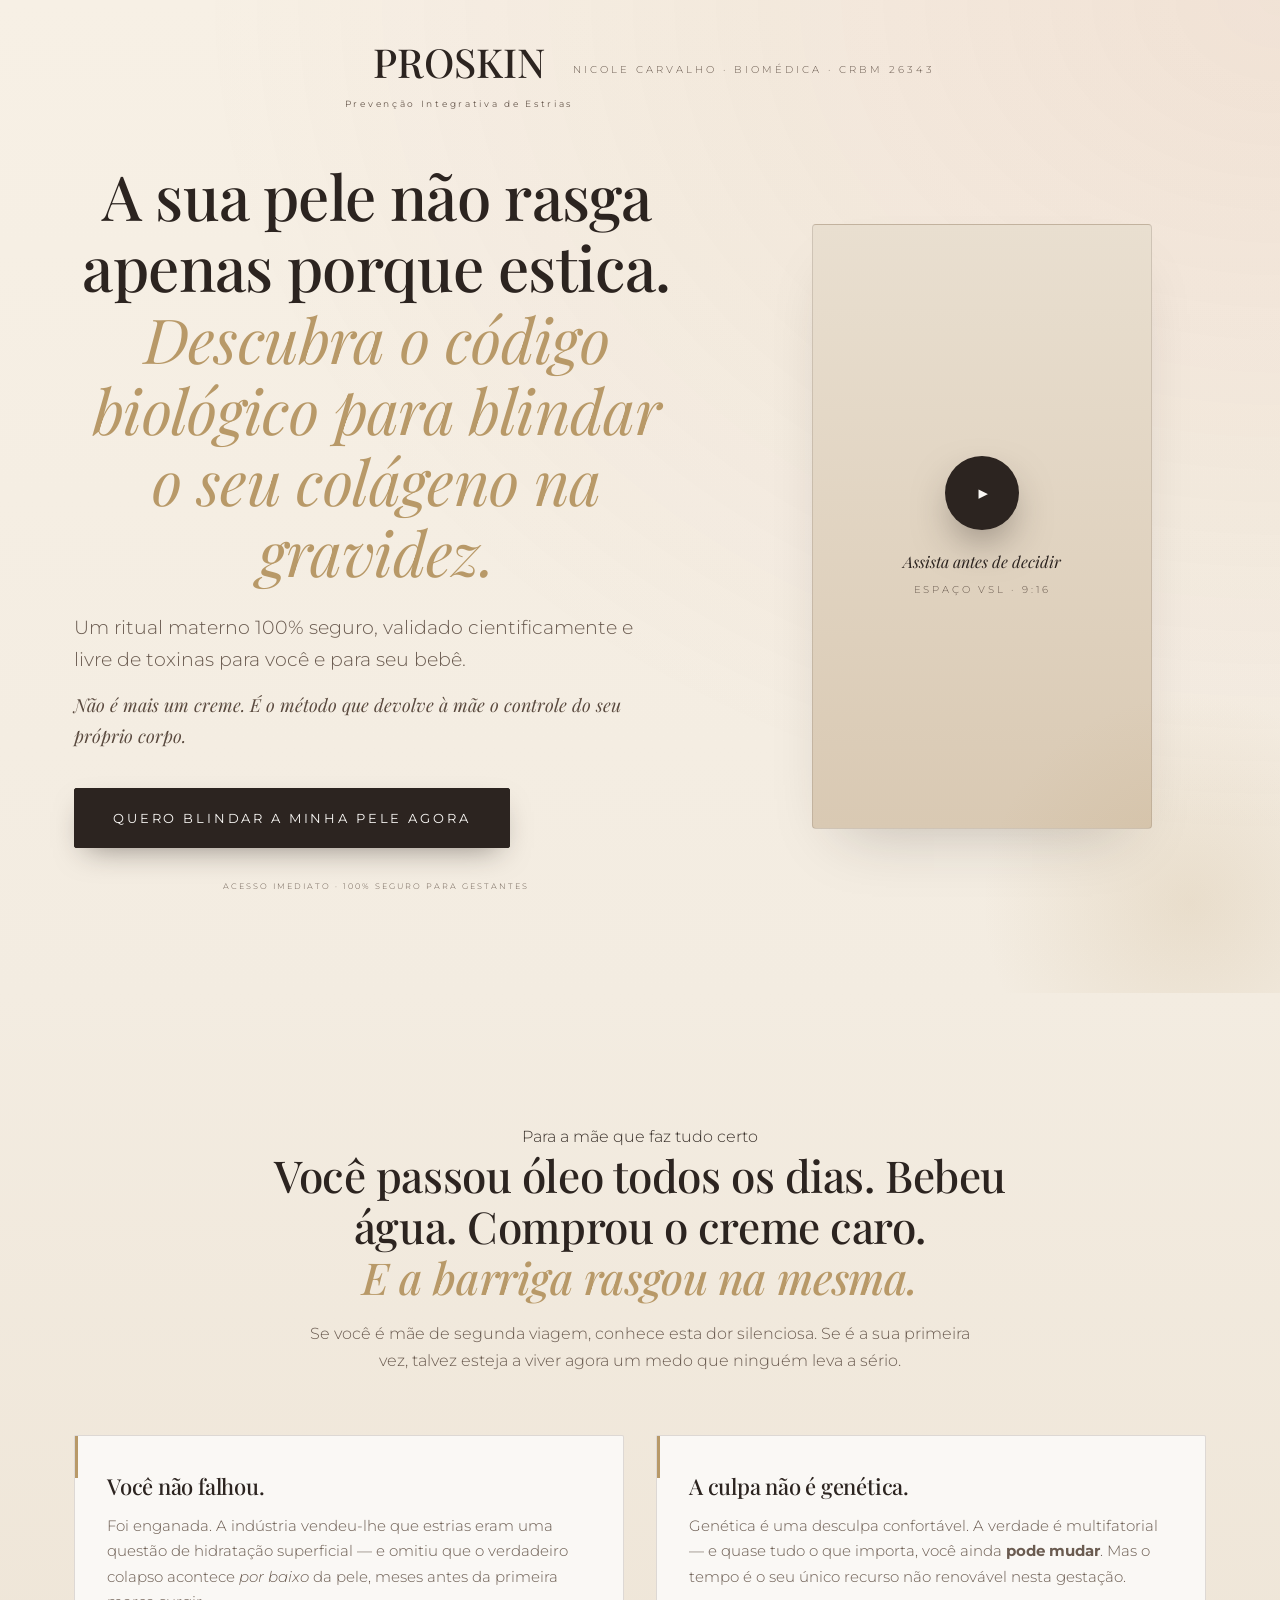
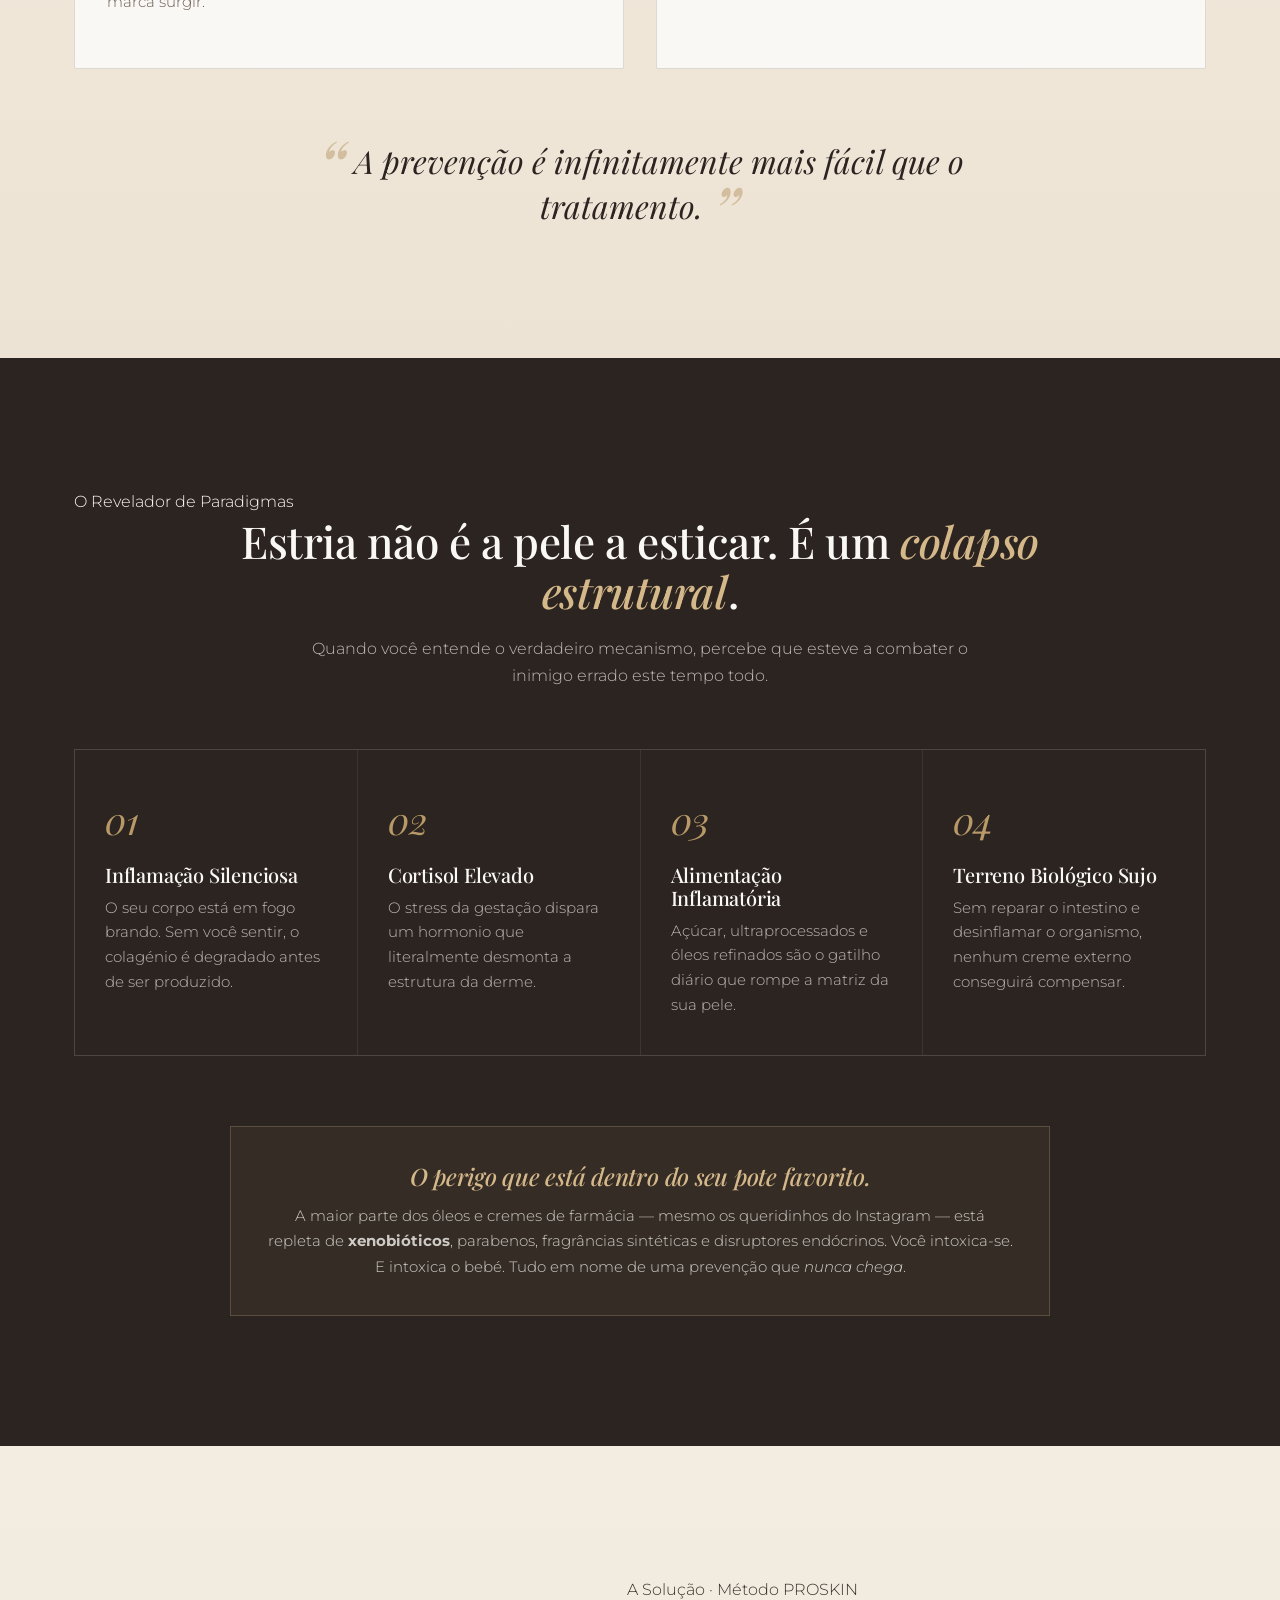
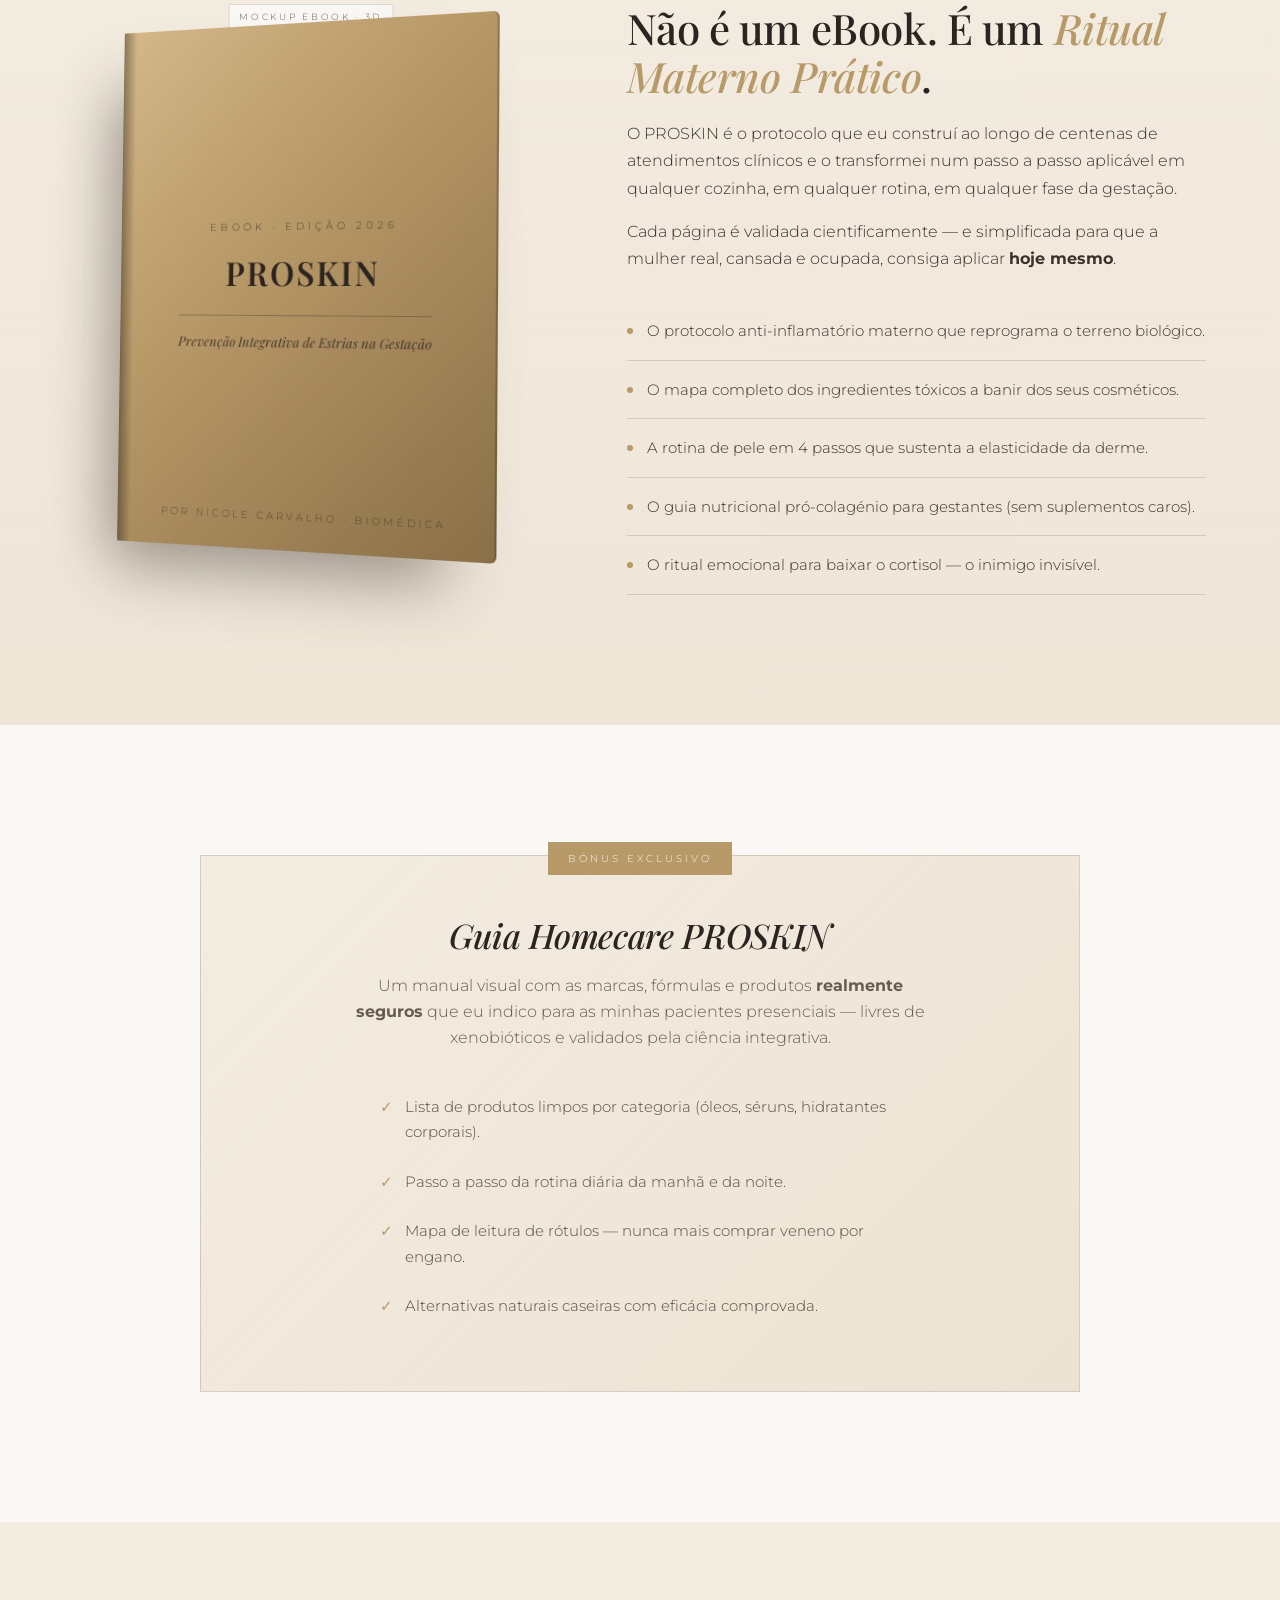
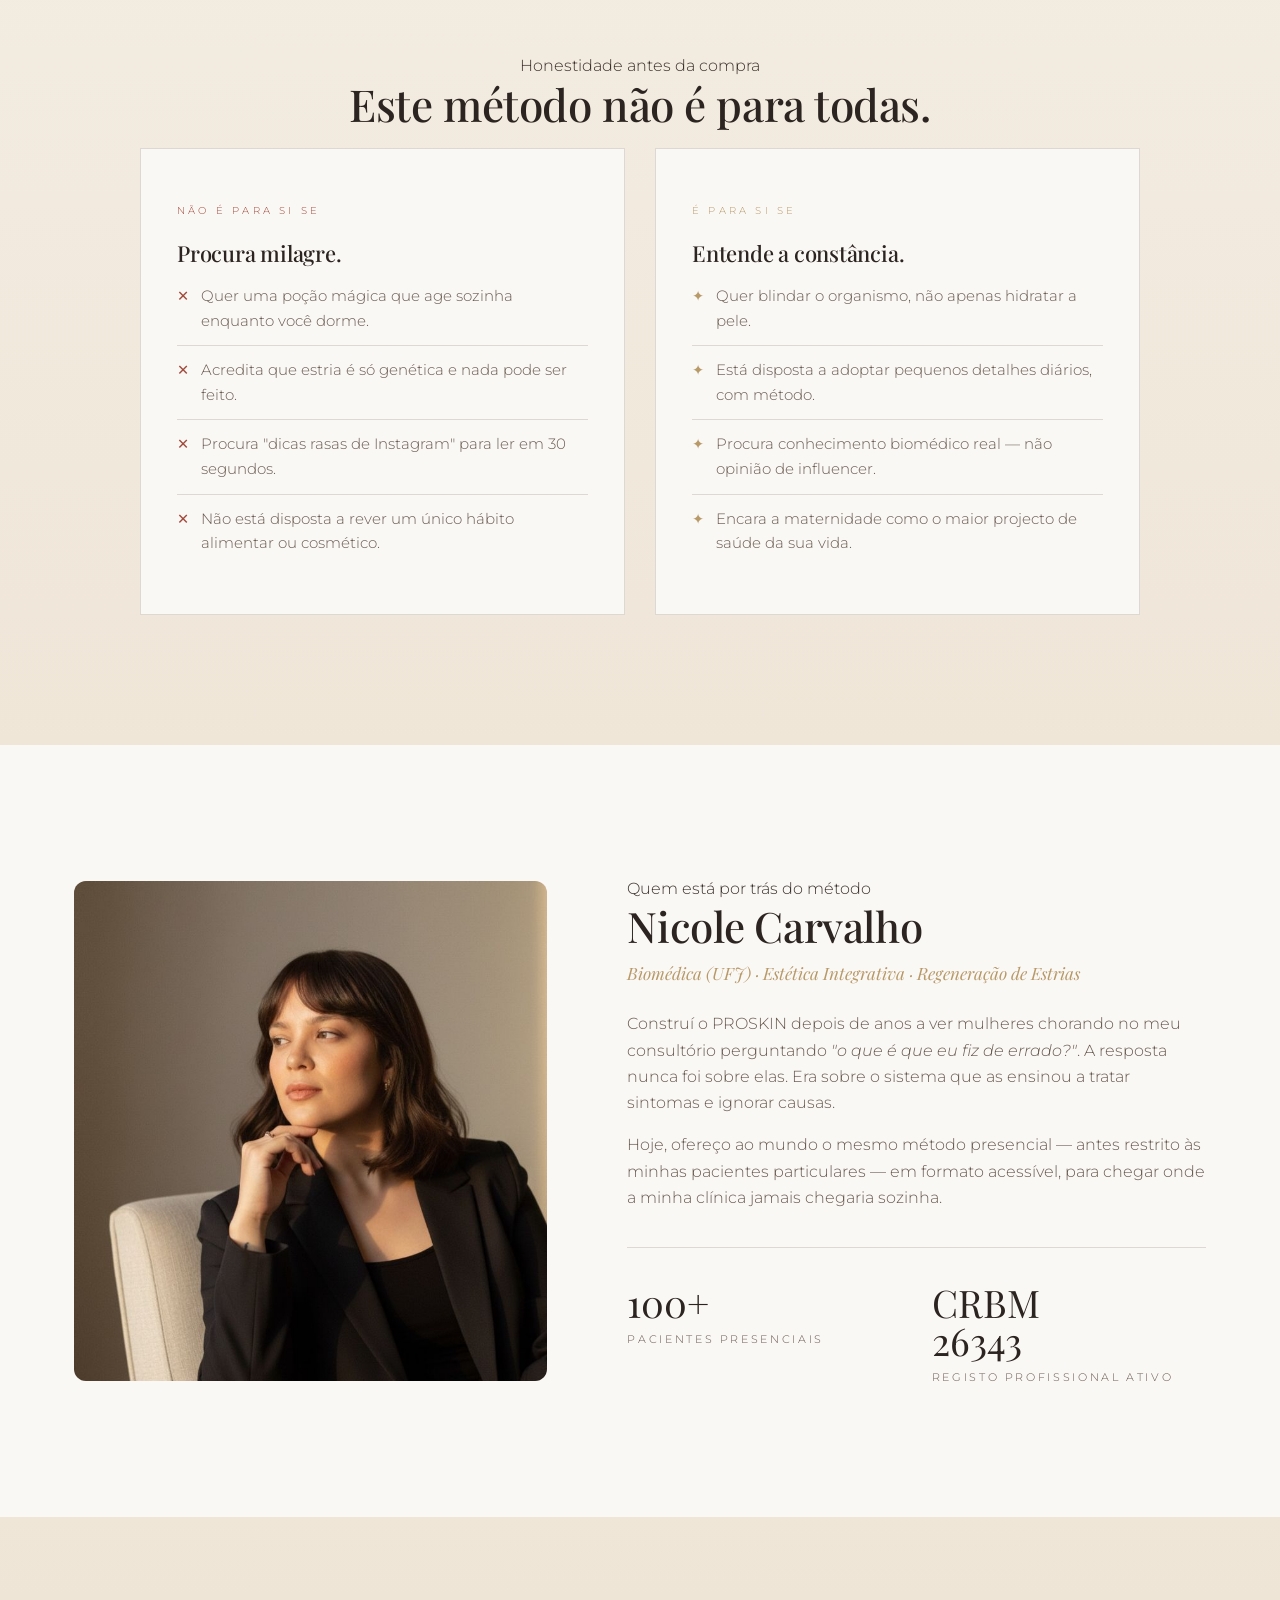
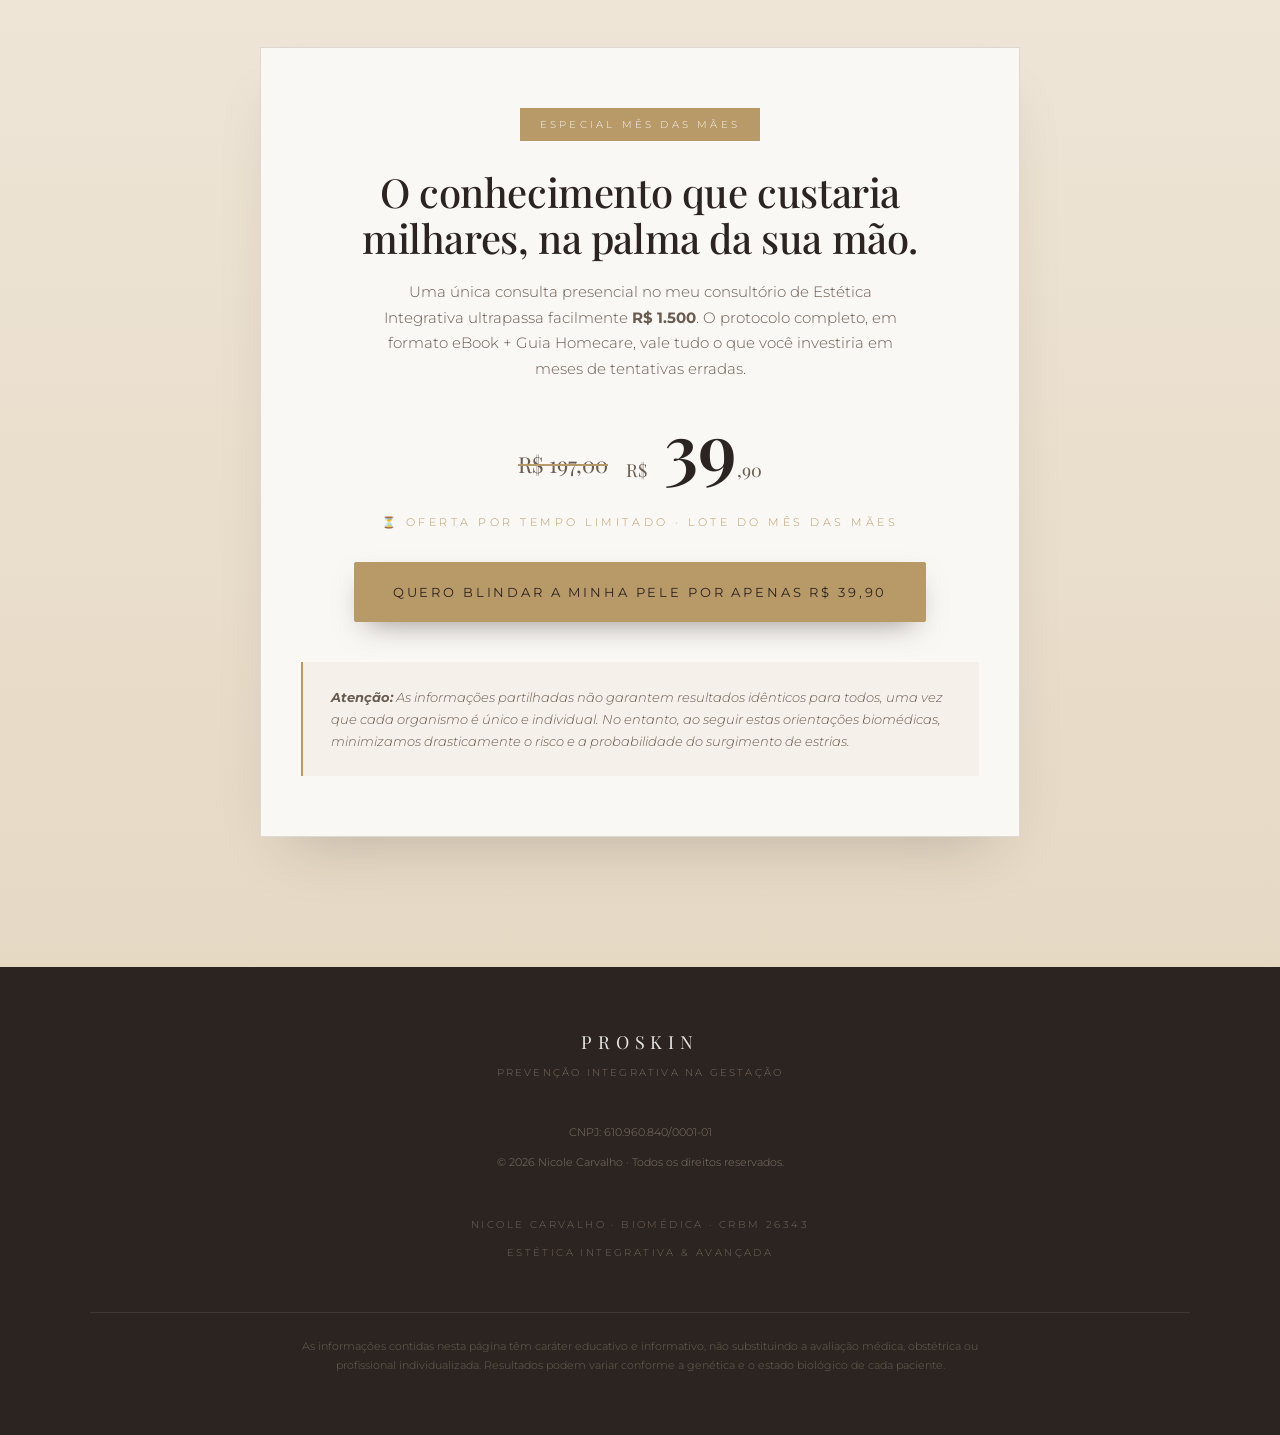
<file: index.html>
<!DOCTYPE html>
<html lang="pt-BR">
<head>
  <meta charset="UTF-8" />
  <meta name="viewport" content="width=device-width, initial-scale=1.0" />
  <meta name="theme-color" content="#2c2420" />

  <!-- SEO BÁSICO -->
  <title>PROSKIN — Prevenção Integrativa de Estrias na Gestação | Nicole Carvalho</title>
  <meta name="description" content="Método PROSKIN da biomédica Nicole Carvalho: ritual materno prático, livre de toxinas, para blindar a pele e prevenir estrias durante a gestação." />
  <meta name="author" content="Nicole Carvalho — Biomédica (CRBM 26343)" />
  <meta name="keywords" content="estrias na gestação, prevenção de estrias, gravidez, estética integrativa, ebook proskin, nicole carvalho, biomédica" />
  <meta name="robots" content="index, follow" />
  <link rel="canonical" href="/" />

  <!-- OPEN GRAPH -->
  <meta property="og:type" content="product" />
  <meta property="og:title" content="PROSKIN — Prevenção Integrativa de Estrias na Gestação" />
  <meta property="og:description" content="O Ritual Materno Prático que desmistifica a estria e blinda a sua pele de dentro para fora. Livre de xenobióticos." />
  <meta property="og:locale" content="pt_BR" />
  <meta property="og:url" content="/" />
  <meta name="twitter:card" content="summary_large_image" />
  <meta name="twitter:title" content="PROSKIN — Prevenção Integrativa de Estrias na Gestação" />
  <meta name="twitter:description" content="O Ritual Materno Prático para blindar a pele na gestação." />

  <!-- TIPOGRAFIA -->
  <link rel="preconnect" href="https://fonts.googleapis.com" />
  <link rel="preconnect" href="https://fonts.gstatic.com" crossorigin />
  <link href="https://fonts.googleapis.com/css2?family=Playfair+Display:ital,wght@0,400;0,500;0,600;0,700;1,400&family=Montserrat:wght@200;300;400;500;600&display=swap" rel="stylesheet" />
  <link href="estilos/style.css" rel="stylesheet" />

  <!-- JSON-LD: Produto -->
  <script type="application/ld+json">
  {
    "@context": "https://schema.org",
    "@type": "Product",
    "name": "PROSKIN — Prevenção Integrativa de Estrias na Gestação",
    "description": "eBook e Ritual Materno Prático criado pela biomédica Nicole Carvalho para prevenir estrias durante a gestação através da Estética Integrativa.",
    "brand": { "@type": "Brand", "name": "PROSKIN" },
    "offers": {
      "@type": "Offer",
      "price": "39.90",
      "priceCurrency": "BRL",
      "availability": "https://schema.org/InStock"
    }
  }
  </script>
</head>
<body>

  <!-- ============================ HEADER ============================ -->
  <header class="site-header">
    <div class="container">
      <a href="#" class="brand" aria-label="PROSKIN — início">
        PROSKIN
        <small>Prevenção Integrativa de Estrias</small>
      </a>
      <div class="header-meta">Nicole Carvalho · Biomédica · CRBM 26343</div>
    </div>
  </header>

  <main>

    <!-- ============================ HERO ============================ -->
    <section class="hero" aria-labelledby="hero-title">
      <div class="container">
        <div class="hero-grid">
          <div class="reveal">
            <h1 id="hero-title">
              A sua pele não rasga apenas porque estica. <em>Descubra o código biológico para blindar o seu colágeno na gravidez.</em>
            </h1>
            <p class="lead">
              Um ritual materno 100% seguro, validado cientificamente e livre de toxinas para você e para seu bebê.
            </p>
            <p class="promise">
              Não é mais um creme. É o método que devolve à mãe o controle do seu próprio corpo.
            </p>
            <a href="#oferta" class="cta" data-cta="hero">
              <span>Quero blindar a minha pele agora</span>
            </a>
            <div class="hero-trust">Acesso imediato · 100% seguro para gestantes</div>
          </div>

          <!-- PLACEHOLDER: VIDEO DE VENDAS (VSL) -->
          <div class="reveal">
            <div class="vsl-frame" role="img" aria-label="Espaço reservado para o vídeo de vendas (VSL)">
              <div class="play" aria-hidden="true">▶</div>
              <div class="label">Assista antes de decidir</div>
              <small>Espaço VSL · 9:16</small>
            </div>
          </div>
        </div>
      </div>
    </section>

    <!-- ============================ DOR / EMPATIA ============================ -->
    <section class="pain" aria-labelledby="pain-title">
      <div class="container">
        <span class="eyebrow" style="display:block;text-align:center;">Para a mãe que faz tudo certo</span>
        <h2 id="pain-title" class="section-title">
          Você passou óleo todos os dias. Bebeu água. Comprou o creme caro.<br/>
          <em style="font-style:italic;color:var(--terracotta);">E a barriga rasgou na mesma.</em>
        </h2>
        <p class="section-sub">
          Se você é mãe de segunda viagem, conhece esta dor silenciosa.
          Se é a sua primeira vez, talvez esteja a viver agora um medo que ninguém leva a sério.
        </p>

        <div class="pain-grid">
          <article class="pain-card reveal">
            <h3>Você não falhou.</h3>
            <p>
              Foi enganada. A indústria vendeu-lhe que estrias eram uma questão de hidratação
              superficial &mdash; e omitiu que o verdadeiro colapso acontece <em>por baixo</em> da pele,
              meses antes da primeira marca surgir.
            </p>
          </article>
          <article class="pain-card reveal">
            <h3>A culpa não é genética.</h3>
            <p>
              Genética é uma desculpa confortável. A verdade é multifatorial &mdash; e quase tudo
              o que importa, você ainda <strong>pode mudar</strong>. Mas o tempo é o seu único
              recurso não renovável nesta gestação.
            </p>
          </article>
        </div>

        <p class="anchor-quote reveal">
          A prevenção é infinitamente mais fácil que o tratamento.
        </p>
      </div>
    </section>

    <!-- ============================ INIMIGO OCULTO ============================ -->
    <section class="enemy" aria-labelledby="enemy-title">
      <div class="container">
        <span class="eyebrow">O Revelador de Paradigmas</span>
        <h2 id="enemy-title" class="section-title">
          Estria não é a pele a esticar. É um <em style="font-style:italic;color:var(--gold-soft);">colapso estrutural</em>.
        </h2>
        <p class="section-sub">
          Quando você entende o verdadeiro mecanismo, percebe que esteve a combater o inimigo errado este tempo todo.
        </p>

        <div class="enemy-grid">
          <div class="enemy-item reveal">
            <span class="num">01</span>
            <h3>Inflamação Silenciosa</h3>
            <p>O seu corpo está em fogo brando. Sem você sentir, o colagénio é degradado antes de ser produzido.</p>
          </div>
          <div class="enemy-item reveal">
            <span class="num">02</span>
            <h3>Cortisol Elevado</h3>
            <p>O stress da gestação dispara um hormonio que literalmente desmonta a estrutura da derme.</p>
          </div>
          <div class="enemy-item reveal">
            <span class="num">03</span>
            <h3>Alimentação Inflamatória</h3>
            <p>Açúcar, ultraprocessados e óleos refinados são o gatilho diário que rompe a matriz da sua pele.</p>
          </div>
          <div class="enemy-item reveal">
            <span class="num">04</span>
            <h3>Terreno Biológico Sujo</h3>
            <p>Sem reparar o intestino e desinflamar o organismo, nenhum creme externo conseguirá compensar.</p>
          </div>
        </div>

        <aside class="warning reveal">
          <h3>O perigo que está dentro do seu pote favorito.</h3>
          <p>
            A maior parte dos óleos e cremes de farmácia &mdash; mesmo os queridinhos do Instagram &mdash;
            está repleta de <strong>xenobióticos</strong>, parabenos, fragrâncias sintéticas e disruptores
            endócrinos. Você intoxica-se. E intoxica o bebé. Tudo em nome de uma prevenção que <em>nunca chega</em>.
          </p>
        </aside>
      </div>
    </section>

    <!-- ============================ SOLUÇÃO ============================ -->
    <section class="solution" aria-labelledby="solution-title">
      <div class="container">
        <div class="solution-grid">

          <!-- PLACEHOLDER: MOCKUP 3D EBOOK -->
          <div class="reveal">
            <div class="ebook-mockup" role="img" aria-label="Capa 3D do eBook PROSKIN">
              <span class="placeholder-tag">Mockup eBook · 3D</span>
              <div class="cover">
                <small>eBook · Edição 2026</small>
                <h4>PROSKIN</h4>
                <div class="tagline">Prevenção Integrativa de Estrias na Gestação</div>
                <div class="author">por Nicole Carvalho · Biomédica</div>
              </div>
            </div>
          </div>

          <div class="solution-text reveal">
            <span class="eyebrow">A Solução · Método PROSKIN</span>
            <h2 id="solution-title">
              Não é um eBook. É um <em>Ritual Materno Prático</em>.
            </h2>
            <p>
              O PROSKIN é o protocolo que eu construí ao longo de centenas de atendimentos clínicos
              e o transformei num passo a passo aplicável em qualquer cozinha, em qualquer rotina,
              em qualquer fase da gestação.
            </p>
            <p>
              Cada página é validada cientificamente &mdash; e simplificada para que a mulher real,
              cansada e ocupada, consiga aplicar <strong>hoje mesmo</strong>.
            </p>

            <ul class="features">
              <li>O protocolo anti-inflamatório materno que reprograma o terreno biológico.</li>
              <li>O mapa completo dos ingredientes tóxicos a banir dos seus cosméticos.</li>
              <li>A rotina de pele em 4 passos que sustenta a elasticidade da derme.</li>
              <li>O guia nutricional pró-colagénio para gestantes (sem suplementos caros).</li>
              <li>O ritual emocional para baixar o cortisol &mdash; o inimigo invisível.</li>
            </ul>
          </div>
        </div>
      </div>
    </section>

    <!-- ============================ BÓNUS ============================ -->
    <section class="bonus" aria-labelledby="bonus-title">
      <div class="container">
        <div class="bonus-card reveal">
          <span class="badge">Bónus Exclusivo</span>
          <h3 id="bonus-title">Guia Homecare PROSKIN</h3>
          <p>
            Um manual visual com as marcas, fórmulas e produtos <strong>realmente seguros</strong> que eu
            indico para as minhas pacientes presenciais &mdash; livres de xenobióticos e validados pela
            ciência integrativa.
          </p>
          <ul class="bonus-list">
            <li>Lista de produtos limpos por categoria (óleos, séruns, hidratantes corporais).</li>
            <li>Passo a passo da rotina diária da manhã e da noite.</li>
            <li>Mapa de leitura de rótulos &mdash; nunca mais comprar veneno por engano.</li>
            <li>Alternativas naturais caseiras com eficácia comprovada.</li>
          </ul>
        </div>
      </div>
    </section>

    <!-- ============================ PARA QUEM É ============================ -->
    <section class="audience" aria-labelledby="audience-title">
      <div class="container">
        <span class="eyebrow" style="display:block;text-align:center;">Honestidade antes da compra</span>
        <h2 id="audience-title" class="section-title">Este método não é para todas.</h2>

        <div class="audience-grid">
          <article class="audience-card no reveal">
            <span class="tag">Não é para si se</span>
            <h3>Procura milagre.</h3>
            <ul>
              <li>Quer uma poção mágica que age sozinha enquanto você dorme.</li>
              <li>Acredita que estria é só genética e nada pode ser feito.</li>
              <li>Procura "dicas rasas de Instagram" para ler em 30 segundos.</li>
              <li>Não está disposta a rever um único hábito alimentar ou cosmético.</li>
            </ul>
          </article>
          <article class="audience-card yes reveal">
            <span class="tag">É para si se</span>
            <h3>Entende a constância.</h3>
            <ul>
              <li>Quer blindar o organismo, não apenas hidratar a pele.</li>
              <li>Está disposta a adoptar pequenos detalhes diários, com método.</li>
              <li>Procura conhecimento biomédico real &mdash; não opinião de influencer.</li>
              <li>Encara a maternidade como o maior projecto de saúde da sua vida.</li>
            </ul>
          </article>
        </div>
      </div>
    </section>

    <!-- ============================ AUTORIDADE ============================ -->
    <section class="authority" aria-labelledby="authority-title">
      <div class="container">
        <div class="authority-grid">

          <!-- PLACEHOLDER: FOTO NICOLE -->
          <div class="reveal">
            <div class="w-full md:w-80 overflow-hidden" style="height:500px; border-radius:12px; background-color:rgba(153,79,32,0.1);">
            <img 
                src="imagens/Minhafoto.jpeg" 
                alt="Nicole Carvalho — Biomédica e Expert em Melasma"
                width="746"
                height="1016"
                style="width:100%; height:100%; object-fit:cover; object-position:center top; display:block; border-radius:12px;"/>
            </div>
          </div>

          <div class="authority-text reveal">
            <span class="eyebrow">Quem está por trás do método</span>
            <h2 id="authority-title">Nicole Carvalho</h2>
            <p class="credentials">Biomédica (UFJ) · Estética Integrativa · Regeneração de Estrias</p>
            <p>
              Construí o PROSKIN depois de anos a ver mulheres chorando no meu consultório
              perguntando <em>"o que é que eu fiz de errado?"</em>. A resposta nunca foi sobre elas.
              Era sobre o sistema que as ensinou a tratar sintomas e ignorar causas.
            </p>
            <p>
              Hoje, ofereço ao mundo o mesmo método presencial &mdash; antes restrito às minhas
              pacientes particulares &mdash; em formato acessível, para chegar onde a minha clínica
              jamais chegaria sozinha.
            </p>

            <div class="stats">
              <div class="stat">
                <span class="num">100+</span>
                <span class="lbl">Pacientes presenciais</span>
              </div>
              <div class="stat">
                <span class="num">CRBM<br/>26343</span>
                <span class="lbl">Registo profissional ativo</span>
              </div>
            </div>
          </div>
        </div>
      </div>
    </section>

    <!-- ============================ OFERTA ============================ -->
    <section class="offer" id="oferta" aria-labelledby="offer-title">
      <div class="container">
        <div class="offer-card reveal">
          <span class="ribbon">Especial Mês das Mães</span>
          <h2 id="offer-title">O conhecimento que custaria milhares, na palma da sua mão.</h2>
          <p class="value-anchor">
            Uma única consulta presencial no meu consultório de Estética Integrativa
            ultrapassa facilmente <strong>R$ 1.500</strong>. O protocolo completo, em formato eBook +
            Guia Homecare, vale tudo o que você investiria em meses de tentativas erradas.
          </p>

          <div class="price-row">
            <span class="price-old">R$ 197,00</span>
            <span class="price-new"><small>R$</small> 39<small>,90</small></span>
          </div>

          <p class="urgency">⏳ Oferta por tempo limitado · Lote do Mês das Mães</p>

          <a href="#" class="cta cta--gold" data-cta="final">
            <span>Quero blindar a minha pele por apenas R$ 39,90</span>
          </a>

          <aside class="legal" role="note">
            <strong>Atenção:</strong> As informações partilhadas não garantem resultados idênticos para todos,
            uma vez que cada organismo é único e individual. No entanto, ao seguir estas orientações biomédicas,
            minimizamos drasticamente o risco e a probabilidade do surgimento de estrias.
          </aside>
        </div>
      </div>
    </section>

  </main>

  <!-- ============================ FOOTER ============================ -->
  <footer aria-label="Rodapé institucional PROSKIN">
    <div class="footer-inner">
      <div class="footer-top">
        <div class="footer-brand">
          <p>PROSKIN</p>
          <p>Prevenção Integrativa na Gestação</p>
        </div>
        <address class="footer-legal" style="font-style:normal;">
          <p>CNPJ: 610.960.840/0001-01</p>
          <p>© 2026 Nicole Carvalho · Todos os direitos reservados.</p>
        </address>
        <div class="footer-pro">
          <p>Nicole Carvalho · Biomédica · CRBM 26343</p>
          <p>Estética Integrativa &amp; Avançada</p>
        </div>
      </div>
      <div class="footer-bottom">
        <p>
          As informações contidas nesta página têm caráter educativo e informativo, não substituindo
          a avaliação médica, obstétrica ou profissional individualizada. Resultados podem variar
          conforme a genética e o estado biológico de cada paciente.
        </p>
      </div>
    </div>
  </footer>

  <!-- ============================ SCRIPTS ============================ -->
  <script>
    /* =========================================================
       PROSKIN — INTERAÇÕES
       ========================================================= */

    // 1) Reveal on scroll (animações elegantes ao rolar)
    (function () {
      const items = document.querySelectorAll('.reveal');
      if (!('IntersectionObserver' in window)) {
        items.forEach(el => el.classList.add('in'));
        return;
      }
      const io = new IntersectionObserver((entries) => {
        entries.forEach(entry => {
          if (entry.isIntersecting) {
            entry.target.classList.add('in');
            io.unobserve(entry.target);
          }
        });
      }, { threshold: 0.12, rootMargin: '0px 0px -40px 0px' });
      items.forEach(el => io.observe(el));
    })();

    // 2) CTAs — redireccionamento para link de pagamento
    // TODO: substituir CHECKOUT_URL pelo link real (Hotmart / Kiwify / Stripe).
    (function () {
      const CHECKOUT_URL = '#'; // <-- COLOCAR O LINK DE PAGAMENTO AQUI
      document.querySelectorAll('[data-cta]').forEach(btn => {
        btn.addEventListener('click', (e) => {
          e.preventDefault();
          if (CHECKOUT_URL && CHECKOUT_URL !== '#') {
            window.location.href = CHECKOUT_URL;
          } else {
            // fallback: rola até a oferta se ainda não tiver checkout configurado
            document.getElementById('oferta')?.scrollIntoView({ behavior: 'smooth' });
          }
        });
      });
    })();

    // 3) Ano dinâmico (caso queira reutilizar no rodapé futuramente)
    (function () {
      const y = new Date().getFullYear();
      document.querySelectorAll('[data-year]').forEach(el => el.textContent = y);
    })();
  </script>
</body>
</html>
</file>
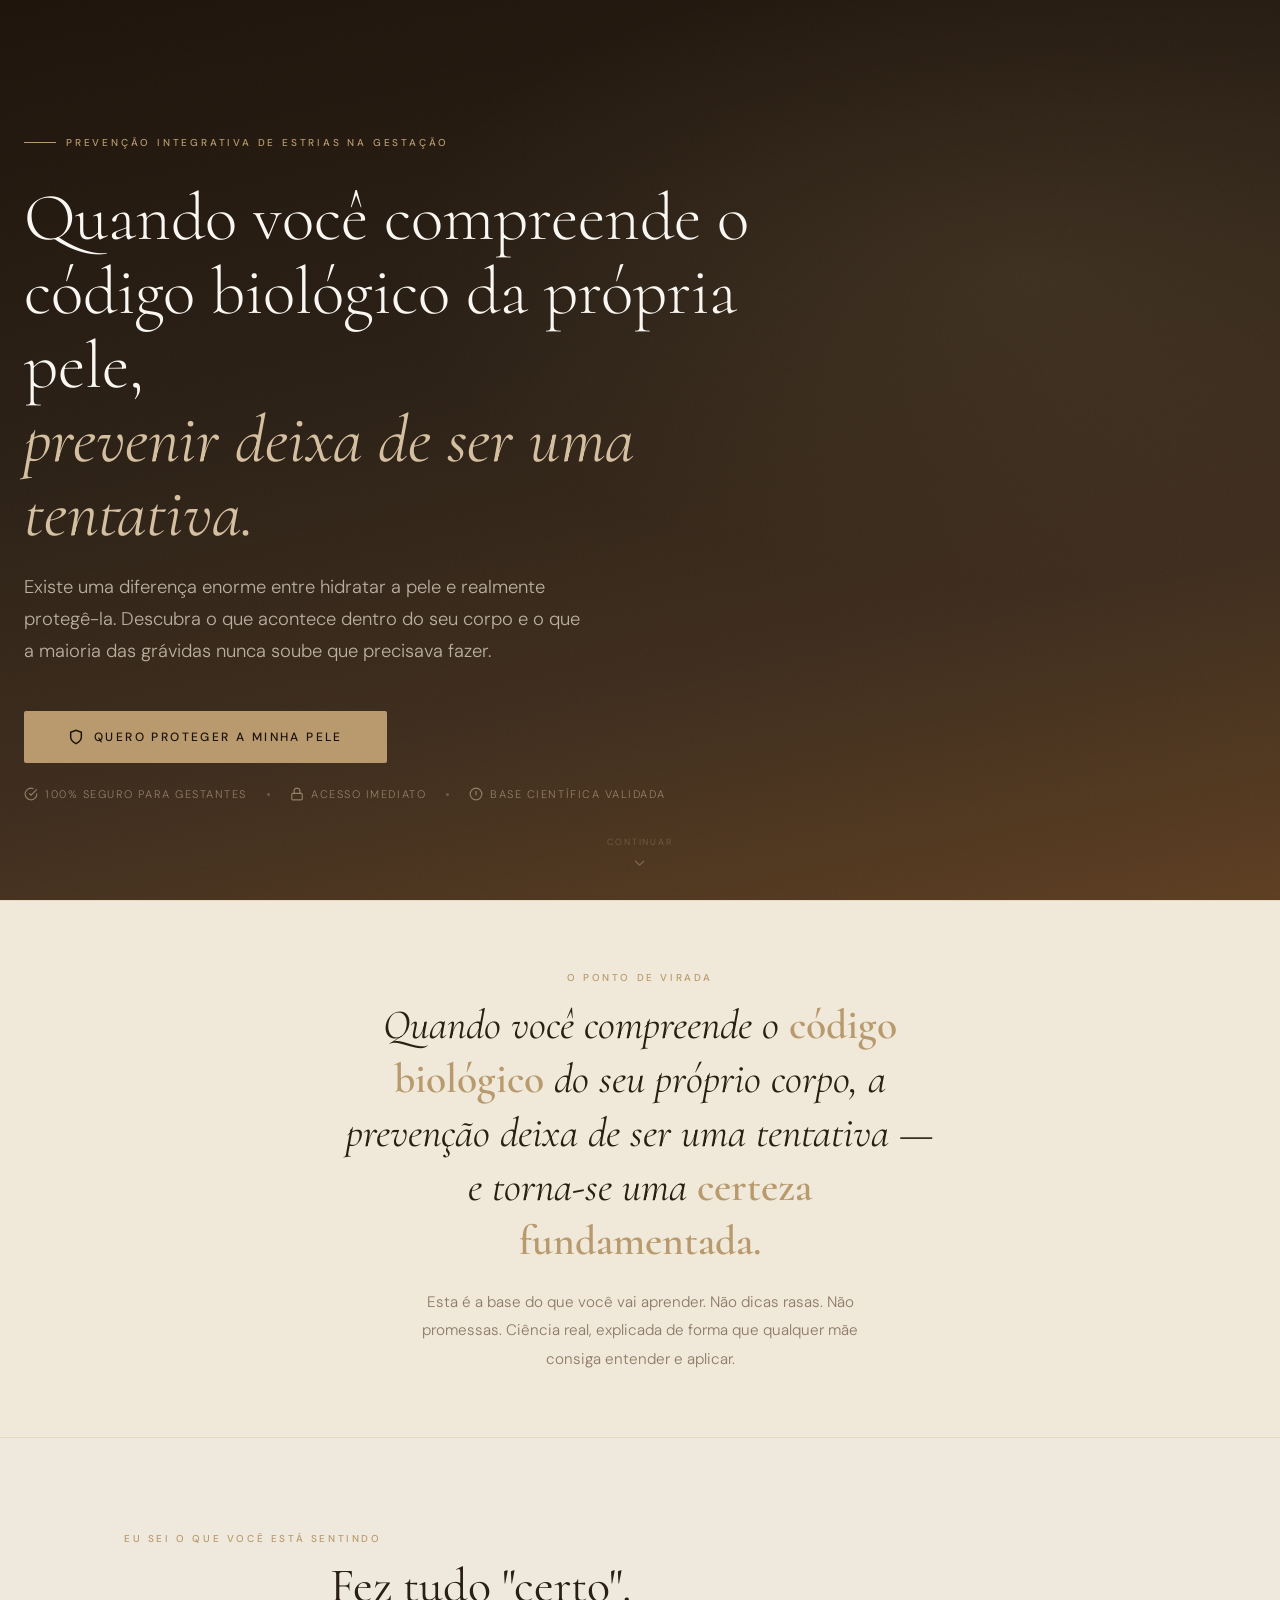
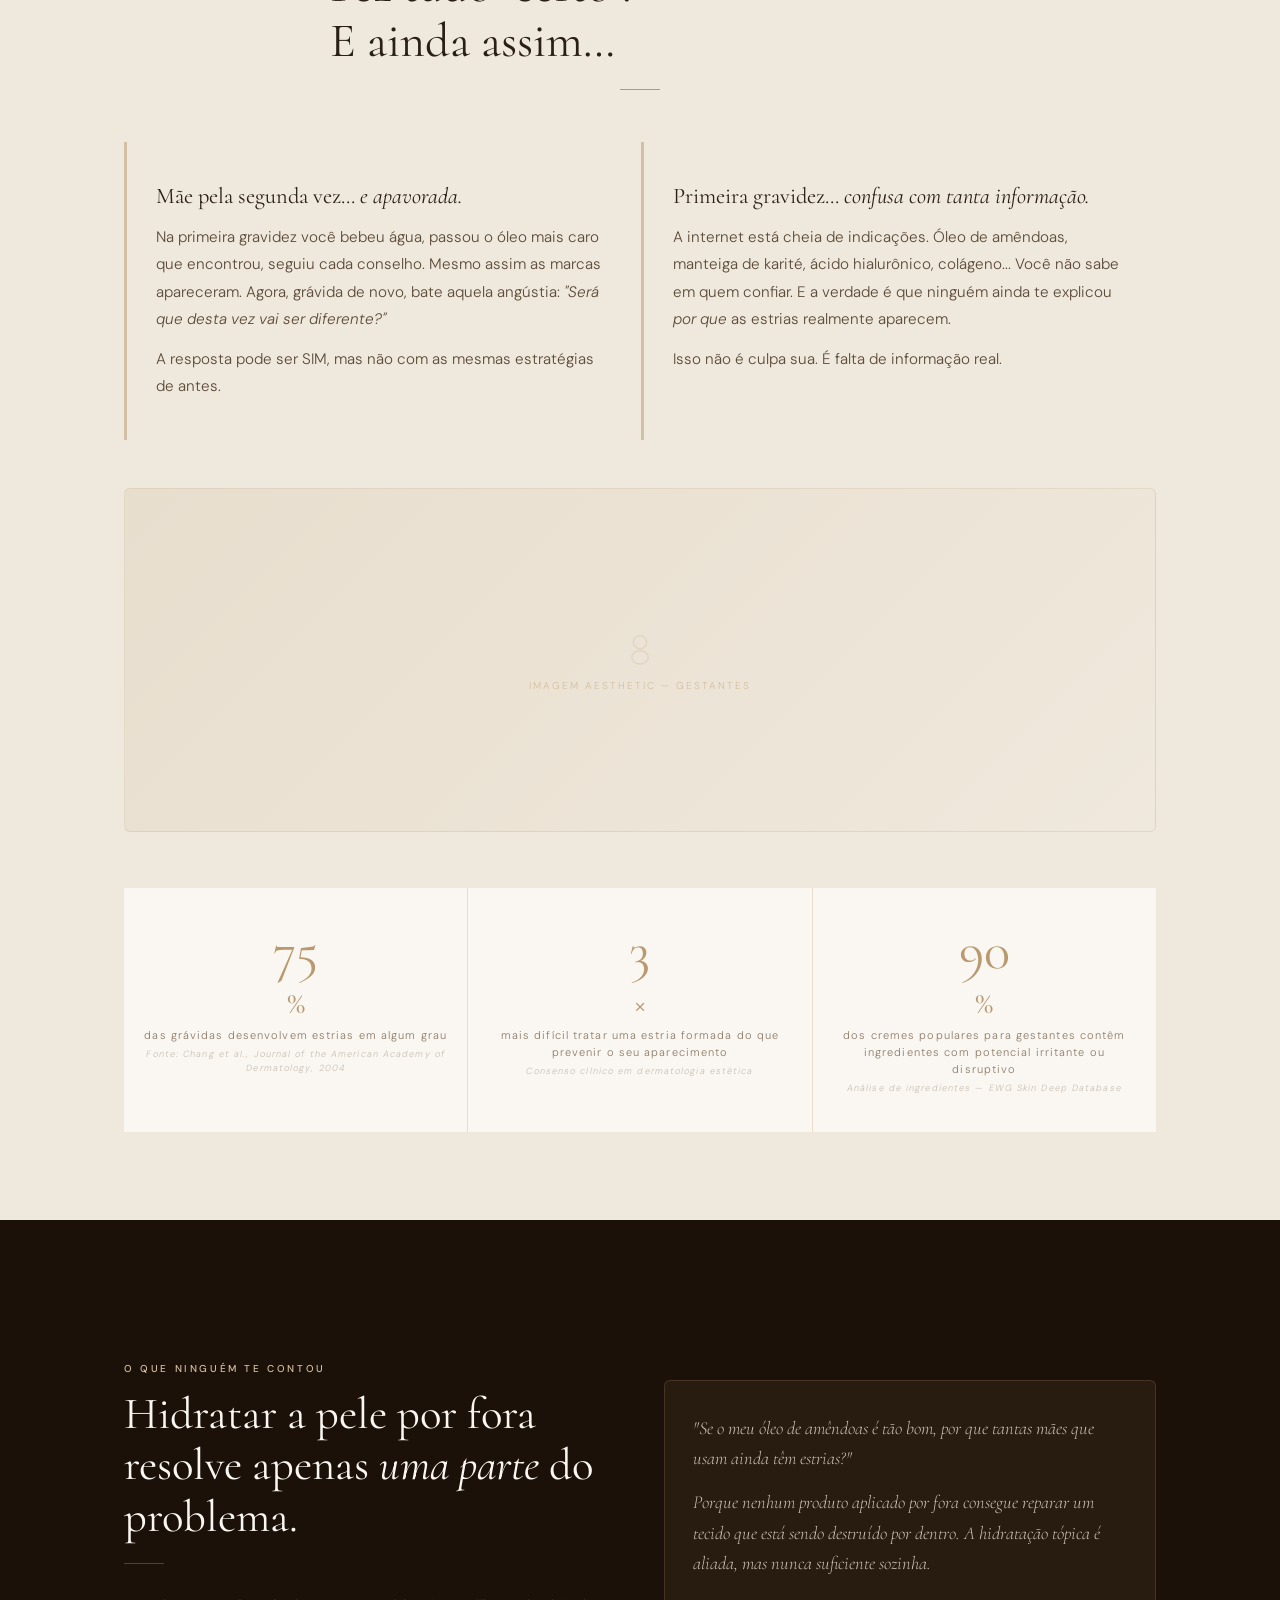
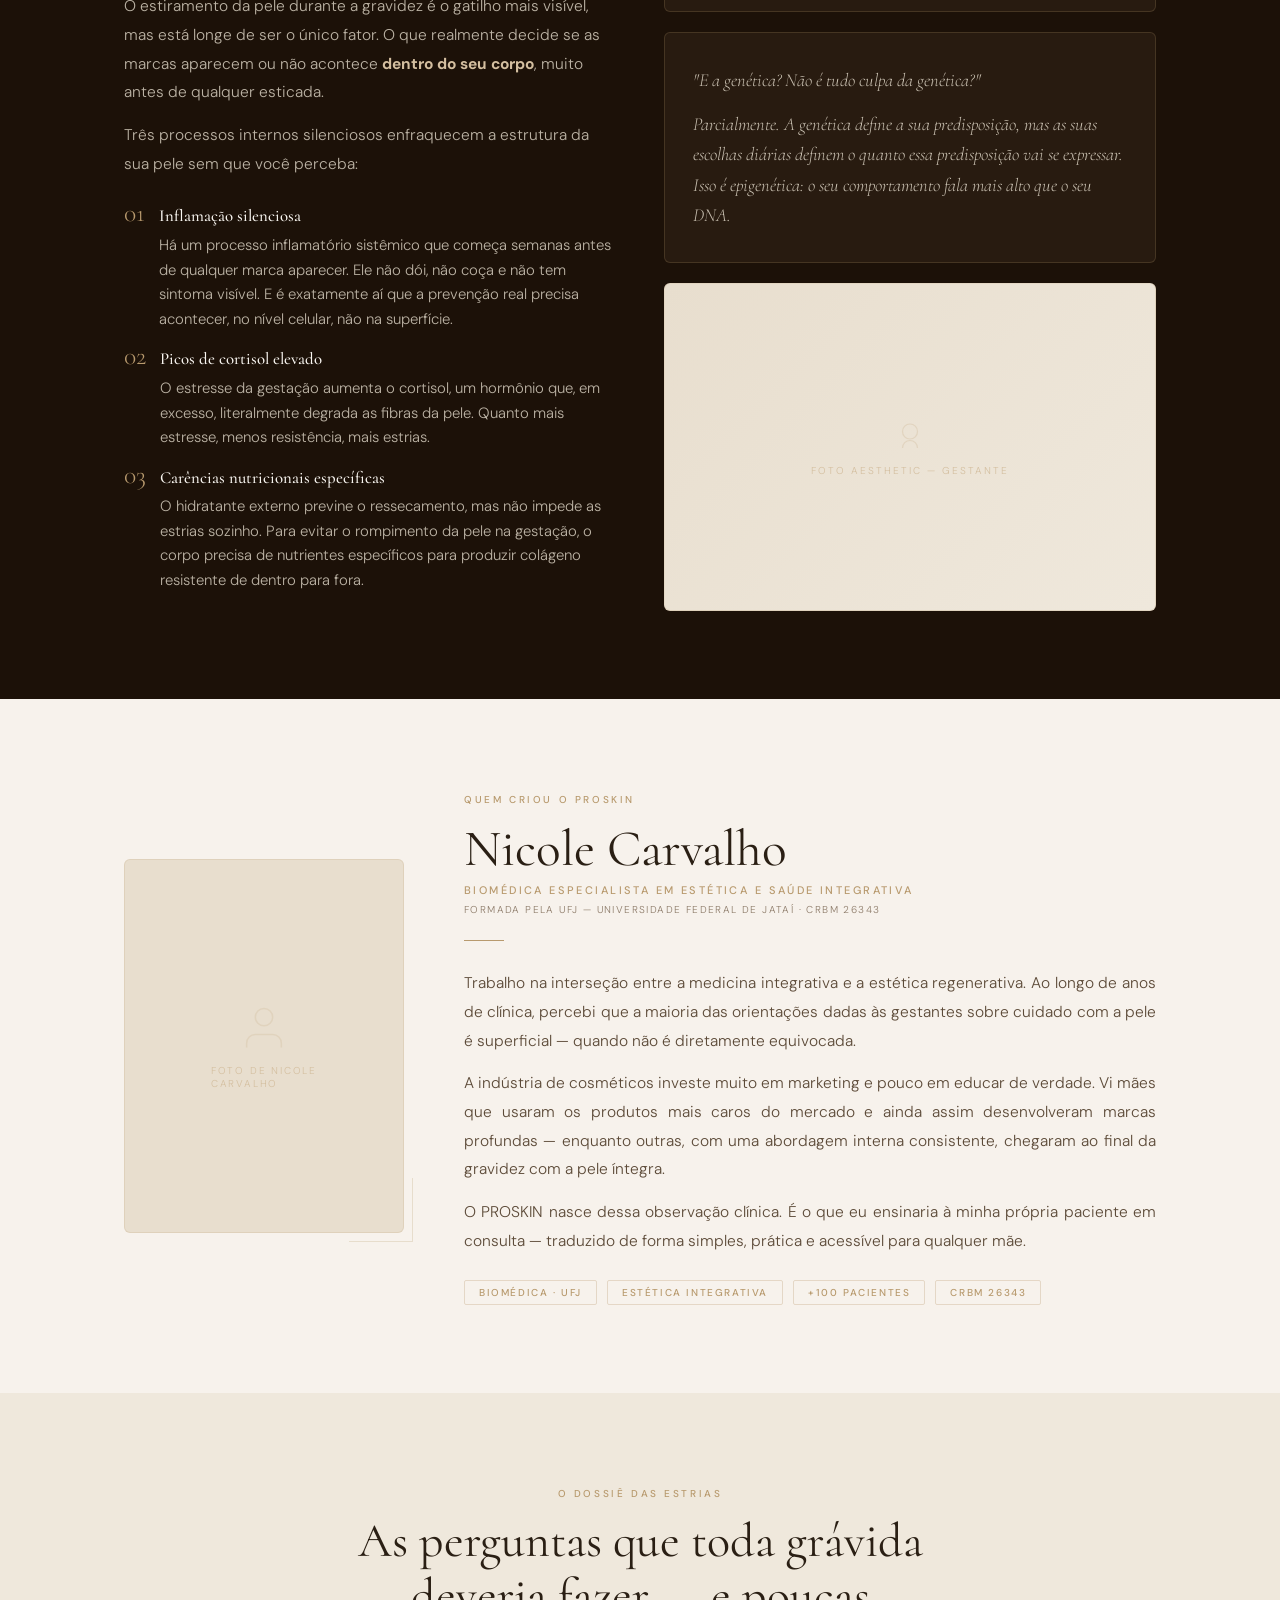
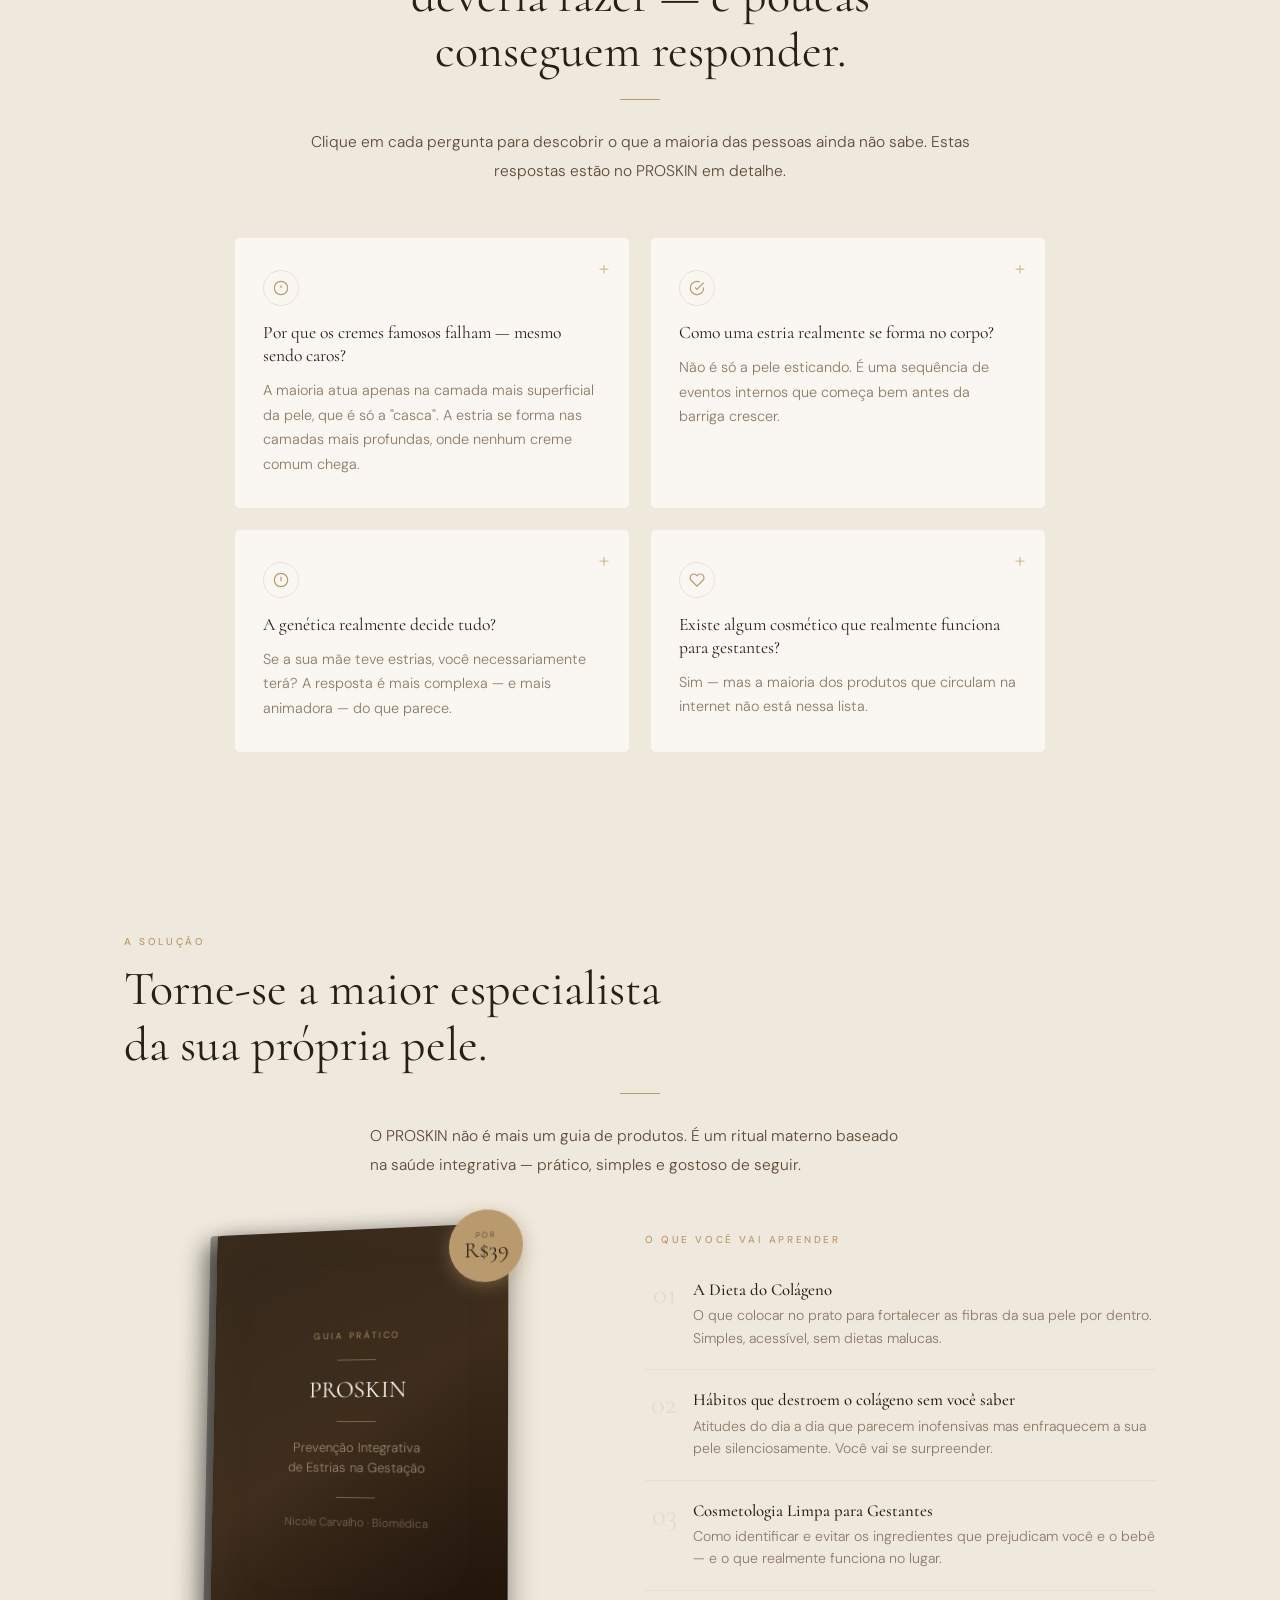
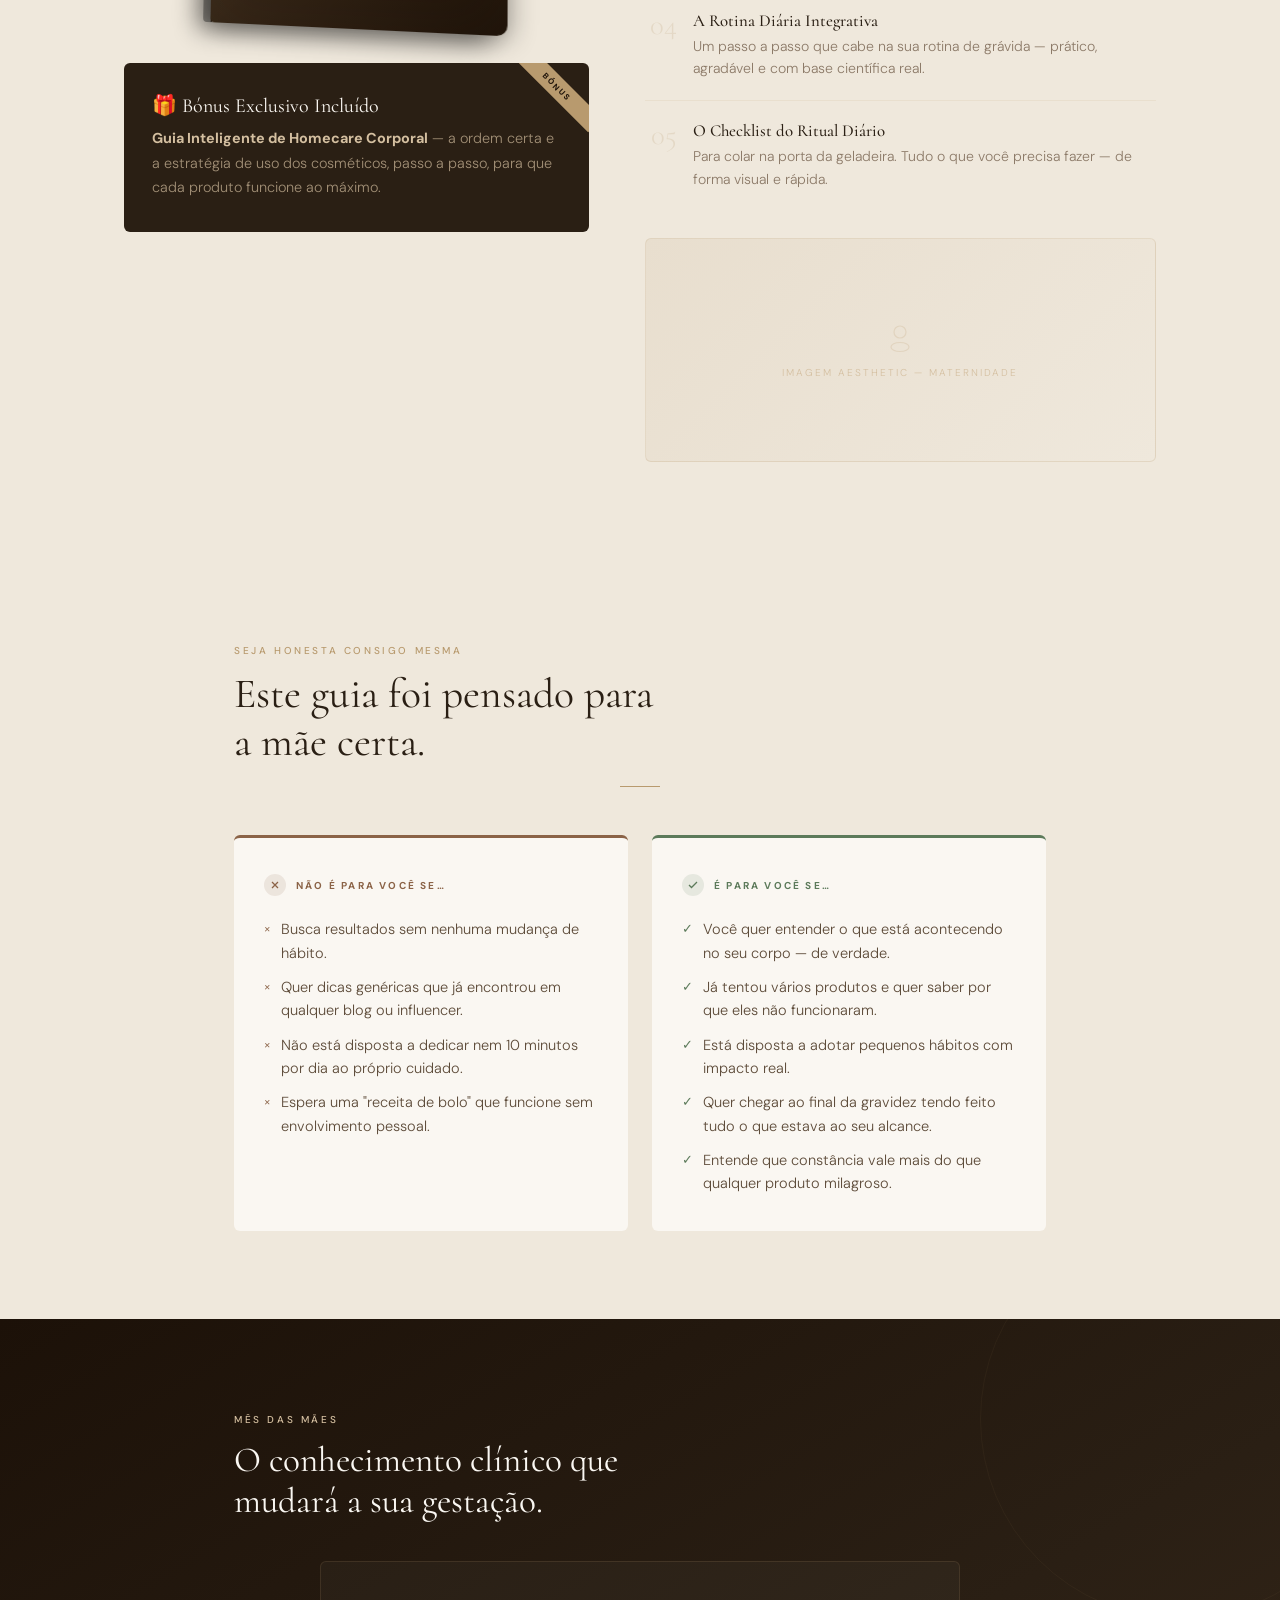
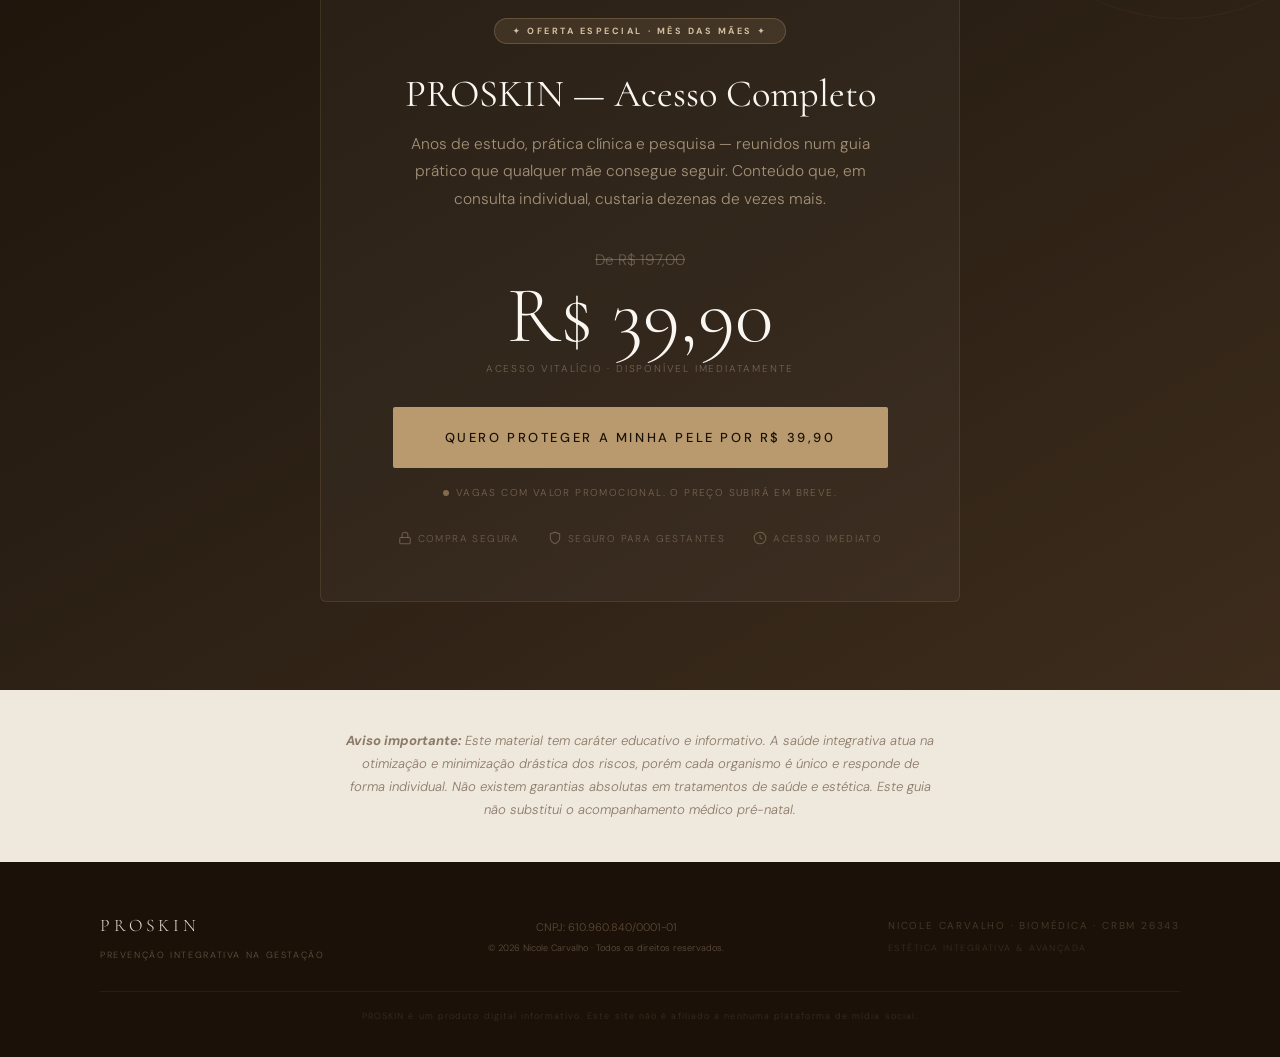
<file: index2.html>
<!DOCTYPE html>
<html lang="pt-BR" style="color-scheme: light only;">
<head>
<meta charset="UTF-8"/>
<meta name="viewport" content="width=device-width, initial-scale=1.0"/>
<meta name="color-scheme" content="light only"/>
<meta name="description" content="PROSKIN — Prevenção Integrativa de Estrias na Gestação. Método científico criado por Nicole Carvalho, Biomédica especialista em Estética Integrativa."/>
<meta name="theme-color" content="#F7F2EC"/>
<title>PROSKIN — Prevenção Integrativa de Estrias na Gestação</title>
<link rel="preconnect" href="https://fonts.googleapis.com"/>
<link rel="preconnect" href="https://fonts.gstatic.com" crossorigin/>
<link rel="stylesheet" href="estilos/style2.css"/>
<link href="https://fonts.googleapis.com/css2?family=Cormorant:ital,wght@0,300;0,400;0,500;0,600;1,300;1,400;1,500&family=DM+Sans:ital,wght@0,300;0,400;0,500;1,300&display=swap" rel="stylesheet"/>
</head>
<body>
<!-- ════════════════════════════════════════
  1. HERO
════════════════════════════════════════ -->
<header class="hero" role="banner">

  <div class="hero-body">
    <div class="hero-content">

      <div class="hero-eyebrow reveal">
        <span class="hero-eyebrow-line"></span>
        <span class="hero-eyebrow-text">Prevenção Integrativa de Estrias na Gestação</span>
      </div>

      <h1 class="reveal reveal-d1">
       Quando você compreende o código biológico da própria pele,<br/> 
        <em>prevenir deixa de ser uma tentativa.</em>
      </h1>

      <p class="hero-sub reveal reveal-d2">
        Existe uma diferença enorme entre hidratar a pele e realmente protegê-la. 
        Descubra o que acontece dentro do seu corpo e o que a maioria das grávidas 
        nunca soube que precisava fazer.
      </p>

      <a href="[INSERIR_LINK_AQUI]" class="btn reveal reveal-d3" aria-label="Adquirir o PROSKIN">
        <svg width="16" height="16" viewBox="0 0 24 24" fill="none" stroke="currentColor" stroke-width="2.2" aria-hidden="true"><path d="M12 22s8-4 8-10V5l-8-3-8 3v7c0 6 8 10 8 10z"/></svg>
        QUERO PROTEGER A MINHA PELE
      </a>

      <div class="hero-trust reveal">
        <span class="hero-trust-item">
          <svg width="14" height="14" viewBox="0 0 24 24" fill="none" stroke="currentColor" stroke-width="2" aria-hidden="true"><path d="M22 11.08V12a10 10 0 11-5.93-9.14"/><polyline points="22 4 12 14.01 9 11.01"/></svg>
          100% seguro para gestantes
        </span>
        <span class="hero-trust-dot" aria-hidden="true"></span>
        <span class="hero-trust-item">
          <svg width="14" height="14" viewBox="0 0 24 24" fill="none" stroke="currentColor" stroke-width="2" aria-hidden="true"><rect x="3" y="11" width="18" height="11" rx="2"/><path d="M7 11V7a5 5 0 0110 0v4"/></svg>
          Acesso imediato
        </span>
        <span class="hero-trust-dot" aria-hidden="true"></span>
        <span class="hero-trust-item">
          <svg width="14" height="14" viewBox="0 0 24 24" fill="none" stroke="currentColor" stroke-width="2" aria-hidden="true"><path d="M12 2C6.48 2 2 6.48 2 12s4.48 10 10 10 10-4.48 10-10S17.52 2 12 2zm0 5v7m0 3h.01"/></svg>
          Base científica validada
        </span>
      </div>

    </div>
  </div>

  <div class="hero-scroll" aria-hidden="true">
    <span>Continuar</span>
    <svg width="18" height="18" viewBox="0 0 24 24" fill="none" stroke="rgba(212,191,160,.35)" stroke-width="1.5"><path d="M6 9l6 6 6-6"/></svg>
  </div>

</header>

<main>

<!-- ════════════════════════════════════════
  FRASE DE IMPACTO — Container 1
════════════════════════════════════════ -->
<div class="impact-strip reveal">
  <div class="wrap wrap--sm">
    <span class="kicker">O ponto de virada</span>
    <blockquote>
      Quando você compreende o <strong>código biológico</strong> do seu próprio corpo, a prevenção deixa de ser uma tentativa — e torna-se uma <strong>certeza fundamentada.</strong>
    </blockquote>
    <p>Esta é a base do que você vai aprender. Não dicas rasas. Não promessas. Ciência real, explicada de forma que qualquer mãe consiga entender e aplicar.</p>
  </div>
</div>

<!-- ════════════════════════════════════════
  2. A DOR — Container 2
════════════════════════════════════════ -->
<section class="sec sec--warm" aria-labelledby="pain-title">
  <div class="wrap wrap--lg">

    <div class="text-center reveal">
      <span class="kicker">Eu sei o que você está sentindo</span>
      <h2 id="pain-title" style="font-size:clamp(1.8rem,4vw,3rem); max-width:620px; margin:0 auto;">
        Fez tudo "certo".<br/>E ainda assim…
      </h2>
      <div class="rule"></div>
    </div>

    <div class="pain-grid">
      <div class="pain-card reveal">
        <h3>Mãe pela segunda vez... <em>e apavorada.</em></h3>
        <p>Na primeira gravidez você bebeu água, passou o óleo mais caro que encontrou, seguiu cada conselho. Mesmo assim as marcas apareceram. Agora, grávida de novo, bate aquela angústia: <em>"Será que desta vez vai ser diferente?"</em></p>
        <p style="margin-top:12px;">A resposta pode ser SIM, mas não com as mesmas estratégias de antes.</p>
      </div>
      <div class="pain-card reveal reveal-d1">
        <h3>Primeira gravidez... <em>confusa com tanta informação.</em></h3>
        <p>A internet está cheia de indicações. Óleo de amêndoas, manteiga de karité, ácido hialurônico, colágeno... Você não sabe em quem confiar. E a verdade é que ninguém ainda te explicou <em>por que</em> as estrias realmente aparecem.</p>
        <p style="margin-top:12px;">Isso não é culpa sua. É falta de informação real.</p>
      </div>
    </div>

    <!-- imagem aesthetic gestante -->
    <div class="reveal" style="margin-top:48px;">
      <div class="img-ph-gestante" style="aspect-ratio:21/7; max-width:100%;">
        <svg width="40" height="40" viewBox="0 0 24 24" fill="none" stroke="currentColor" stroke-width="0.8" aria-hidden="true"><circle cx="12" cy="8" r="4"/><ellipse cx="12" cy="17" rx="5" ry="4"/></svg>
        <span>Imagem Aesthetic — Gestantes</span>
      </div>
    </div>

    <!-- Stats reais -->
    <div class="stats-row reveal">
      <div class="stat-cell">
        <span class="stat-num count-val" data-target="75">0</span><span class="stat-num" style="font-size:2rem;">%</span>
        <p class="stat-desc">das grávidas desenvolvem estrias em algum grau
          <span class="stat-source">Fonte: Chang et al., Journal of the American Academy of Dermatology, 2004</span>
        </p>
      </div>
      <div class="stat-cell">
        <span class="stat-num count-val" data-target="3">0</span><span class="stat-num" style="font-size:2rem;">×</span>
        <p class="stat-desc">mais difícil tratar uma estria formada do que prevenir o seu aparecimento
          <span class="stat-source">Consenso clínico em dermatologia estética</span>
        </p>
      </div>
      <div class="stat-cell">
        <span class="stat-num count-val" data-target="90">0</span><span class="stat-num" style="font-size:2rem;">%</span>
        <p class="stat-desc">dos cremes populares para gestantes contêm ingredientes com potencial irritante ou disruptivo
          <span class="stat-source">Análise de ingredientes — EWG Skin Deep Database</span>
        </p>
      </div>
    </div>

  </div>
</section>

<!-- ════════════════════════════════════════
  3. QUEBRA DE PARADIGMA
════════════════════════════════════════ -->
<section class="sec sec--dark" aria-labelledby="paradigm-title">
  <div class="wrap wrap--lg">
    <div class="paradigm-cols">

      <div class="reveal">
        <span class="kicker">O que ninguém te contou</span>
        <h2 id="paradigm-title">Hidratar a pele por fora resolve apenas <em>uma parte</em> do problema.</h2>
        <div class="rule rule--left rule--white" style="background:rgba(184,154,110,.35);"></div>
        <p>O estiramento da pele durante a gravidez é o gatilho mais visível, mas está longe de ser o único fator. O que realmente decide se as marcas aparecem ou não acontece <strong style="color:var(--c-gold-lt);">dentro do seu corpo</strong>, muito antes de qualquer esticada.</p>
        <p style="margin-top:14px;">Três processos internos silenciosos enfraquecem a estrutura da sua pele sem que você perceba:</p>

        <ul class="factor-list">
          <li>
            <span class="factor-num">01</span>
            <span class="factor-text">
              <strong>Inflamação silenciosa</strong>
              Há um processo inflamatório sistêmico que começa semanas antes de qualquer marca aparecer. Ele não dói, não coça e não tem sintoma visível. E é exatamente aí que a prevenção real precisa acontecer, no nível celular, não na superfície.

            </span>
          </li>
          <li>
            <span class="factor-num">02</span>
            <span class="factor-text">
              <strong>Picos de cortisol elevado</strong>
              O estresse da gestação aumenta o cortisol, um hormônio que, em excesso, literalmente degrada as fibras da pele. Quanto mais estresse, menos resistência, mais estrias.
            </span>
          </li>
          <li>
            <span class="factor-num">03</span>
            <span class="factor-text">
              <strong>Carências nutricionais específicas</strong>
              O hidratante externo previne o ressecamento, mas não impede as estrias sozinho. Para evitar o rompimento da pele na gestação, o corpo precisa de nutrientes específicos para produzir colágeno resistente de dentro para fora.
            </span>
          </li>
        </ul>
      </div>

      <div class="reveal reveal-d1">
        <div class="curiosity-box">
          <p>"Se o meu óleo de amêndoas é tão bom, por que tantas mães que usam ainda têm estrias?"</p>
          <p>Porque nenhum produto aplicado por fora consegue reparar um tecido que está sendo destruído por dentro. A hidratação tópica é aliada, mas nunca suficiente sozinha.</p>
        </div>

        <div class="curiosity-box" style="margin-top:20px;">
          <p>"E a genética? Não é tudo culpa da genética?"</p>
          <p>Parcialmente. A genética define a sua <em>predisposição</em>, mas as suas escolhas diárias definem o quanto essa predisposição vai se expressar. Isso é epigenética: o seu comportamento fala mais alto que o seu DNA.</p>
        </div>

        <!-- imagem gestante minimalista -->
        <div class="img-ph-gestante" style="aspect-ratio:3/2; margin-top:20px;">
          <svg width="36" height="36" viewBox="0 0 24 24" fill="none" stroke="currentColor" stroke-width="0.8" aria-hidden="true"><circle cx="12" cy="9" r="5"/><path d="M7 20a5 5 0 0110 0"/></svg>
          <span>Foto Aesthetic — Gestante</span>
        </div>
      </div>

    </div>
  </div>
</section>

<!-- ════════════════════════════════════════
  4. AUTORIDADE
════════════════════════════════════════ -->
<section class="sec" aria-labelledby="authority-name">
  <div class="wrap wrap--lg">
    <div class="authority-wrap">

      <div class="authority-photo-ph reveal" aria-label="Espaço para foto de Nicole Carvalho">
        <svg width="52" height="52" viewBox="0 0 24 24" fill="none" stroke="currentColor" stroke-width="0.7" aria-hidden="true"><path d="M20 21v-2a4 4 0 00-4-4H8a4 4 0 00-4 4v2M12 11a4 4 0 100-8 4 4 0 000 8z"/></svg>
        <span>Foto de Nicole<br/>Carvalho</span>
      </div>

      <div class="authority-text reveal reveal-d1">
        <span class="kicker">Quem criou o PROSKIN</span>
        <h2 class="authority-name" id="authority-name">Nicole Carvalho</h2>
        <span class="authority-role">Biomédica Especialista em Estética e Saúde Integrativa</span>
        <span class="authority-cred">Formada pela UFJ — Universidade Federal de Jataí · CRBM 26343</span>
        <div class="rule rule--left"></div>

        <p>Trabalho na interseção entre a medicina integrativa e a estética regenerativa. Ao longo de anos de clínica, percebi que a maioria das orientações dadas às gestantes sobre cuidado com a pele é superficial — quando não é diretamente equivocada.</p>
        <p>A indústria de cosméticos investe muito em marketing e pouco em educar de verdade. Vi mães que usaram os produtos mais caros do mercado e ainda assim desenvolveram marcas profundas — enquanto outras, com uma abordagem interna consistente, chegaram ao final da gravidez com a pele íntegra.</p>
        <p>O PROSKIN nasce dessa observação clínica. É o que eu ensinaria à minha própria paciente em consulta — traduzido de forma simples, prática e acessível para qualquer mãe.</p>

        <div class="badge-row">
          <span class="badge">Biomédica · UFJ</span>
          <span class="badge">Estética Integrativa</span>
          <span class="badge">+100 Pacientes</span>
          <span class="badge">CRBM 26343</span>
        </div>
      </div>

    </div>
  </div>
</section>

<!-- ════════════════════════════════════════
  5. DOSSIÊ — Curiosidade e Perguntas
════════════════════════════════════════ -->
<section class="sec sec--warm" aria-labelledby="dossie-title">
  <div class="wrap">

    <div class="dossie-intro reveal">
      <span class="kicker">O Dossiê das Estrias</span>
      <h2 id="dossie-title">As perguntas que toda grávida deveria fazer — e poucas conseguem responder.</h2>
      <div class="rule"></div>
      <p style="font-size:.97rem;">Clique em cada pergunta para descobrir o que a maioria das pessoas ainda não sabe. Estas respostas estão no PROSKIN em detalhe.</p>
    </div>

    <div class="questions-grid" role="list">

      <article class="q-card reveal" role="listitem">
        <span class="q-card-toggle" aria-hidden="true">+</span>
        <div class="q-card-icon" aria-hidden="true">
          <svg width="16" height="16" viewBox="0 0 24 24" fill="none" stroke="currentColor" stroke-width="1.8"><circle cx="12" cy="12" r="10"/><line x1="12" y1="8" x2="12" y2="12"/><line x1="12" y1="16" x2="12.01" y2="16"/></svg>
        </div>
        <h3>Por que os cremes famosos falham — mesmo sendo caros?</h3>
        <p>A maioria atua apenas na camada mais superficial da pele, que é só a "casca". A estria se forma nas camadas mais profundas, onde nenhum creme comum chega.</p>
        <div class="reveal-answer">
          O colágeno que mantém a firmeza da pele está na <strong>derme</strong> — uma camada que produtos tópicos dificilmente penetram com profundidade suficiente. Para protegê-la de verdade, é preciso agir por dentro: alimentação, suplementação e hábitos que estimulem a produção de colágeno saudável de forma natural.
        </div>
      </article>

      <article class="q-card reveal reveal-d1" role="listitem">
        <span class="q-card-toggle" aria-hidden="true">+</span>
        <div class="q-card-icon" aria-hidden="true">
          <svg width="16" height="16" viewBox="0 0 24 24" fill="none" stroke="currentColor" stroke-width="1.8"><path d="M22 11.08V12a10 10 0 11-5.93-9.14"/><polyline points="22 4 12 14.01 9 11.01"/></svg>
        </div>
        <h3>Como uma estria realmente se forma no corpo?</h3>
        <p>Não é só a pele esticando. É uma sequência de eventos internos que começa bem antes da barriga crescer.</p>
        <div class="reveal-answer">
          Quando as fibras de colágeno e elastina — que dão sustentação e elasticidade à pele — são enfraquecidas por inflamação, falta de nutrientes ou hormônios em desequilíbrio, elas perdem a capacidade de acompanhar o crescimento. O resultado é o rompimento dérmico que chamamos de estria. Pele hidratada por fora, mas frágil por dentro, rompe do mesmo jeito.
        </div>
      </article>

      <article class="q-card reveal" role="listitem">
        <span class="q-card-toggle" aria-hidden="true">+</span>
        <div class="q-card-icon" aria-hidden="true">
          <svg width="16" height="16" viewBox="0 0 24 24" fill="none" stroke="currentColor" stroke-width="1.8"><path d="M12 2C6.48 2 2 6.48 2 12s4.48 10 10 10 10-4.48 10-10S17.52 2 12 2zm0 5v7"/></svg>
        </div>
        <h3>A genética realmente decide tudo?</h3>
        <p>Se a sua mãe teve estrias, você necessariamente terá? A resposta é mais complexa — e mais animadora — do que parece.</p>
        <div class="reveal-answer">
          A genética define a sua <em>tendência</em> — não o seu destino. A ciência da epigenética mostra que os nossos hábitos podem "ligar" ou "desligar" a expressão de genes. Ou seja: mesmo com predisposição genética, uma rotina anti-inflamatória consistente pode reduzir drasticamente a probabilidade de aparecimento das marcas.
        </div>
      </article>

      <article class="q-card reveal reveal-d1" role="listitem">
        <span class="q-card-toggle" aria-hidden="true">+</span>
        <div class="q-card-icon" aria-hidden="true">
          <svg width="16" height="16" viewBox="0 0 24 24" fill="none" stroke="currentColor" stroke-width="1.8"><path d="M20.84 4.61a5.5 5.5 0 00-7.78 0L12 5.67l-1.06-1.06a5.5 5.5 0 00-7.78 7.78l1.06 1.06L12 21.23l7.78-7.78 1.06-1.06a5.5 5.5 0 000-7.78z"/></svg>
        </div>
        <h3>Existe algum cosmético que realmente funciona para gestantes?</h3>
        <p>Sim — mas a maioria dos produtos que circulam na internet não está nessa lista.</p>
        <div class="reveal-answer">
          Existem ingredientes seguros, testados e com ação real na melhora da qualidade da pele durante a gestação. O problema é que muitos produtos populares contêm substâncias que interferem no equilíbrio hormonal da mãe e do bebê — os chamados xenobióticos. No PROSKIN, você recebe uma lista clara do que usar, o que evitar e como montar uma rotina cosmética limpa e eficaz.
        </div>
      </article>

    </div>

  </div>
</section>

<!-- ════════════════════════════════════════
  6. SOLUÇÃO — O GUIA PROSKIN
════════════════════════════════════════ -->
<section class="sec ebook-section" aria-labelledby="solution-title">
  <div class="wrap wrap--lg">

    <div class="text-center reveal" style="margin-bottom:0;">
      <span class="kicker">A Solução</span>
      <h2 id="solution-title" style="font-size:clamp(1.8rem,4vw,3rem);">Torne-se a maior especialista<br/>da sua própria pele.</h2>
      <div class="rule"></div>
      <p style="max-width:540px; margin:0 auto; font-size:.97rem;">O PROSKIN não é mais um guia de produtos. É um ritual materno baseado na saúde integrativa — prático, simples e gostoso de seguir.</p>
    </div>

    <div class="ebook-grid">

      <!-- CAPA 3D -->
      <div class="ebook-cover reveal">
        <div class="ebook-3d-wrap">
          <div class="ebook-spine" aria-hidden="true"></div>
          <div class="ebook-face">
            <div class="ebook-face-inner">
              <span class="ebook-tag">Guia Prático</span>
              <div class="ebook-face-deco"></div>
              <h3>PROSKIN</h3>
              <div class="ebook-face-deco"></div>
              <p>Prevenção Integrativa<br/>de Estrias na Gestação</p>
              <div class="ebook-face-deco" style="margin-top:20px;"></div>
              <p style="font-size:.72rem; color:rgba(212,191,160,.4); margin-top:8px;">Nicole Carvalho · Biomédica</p>
            </div>
          </div>
          <div class="ebook-badge">
            <span>por</span>
            <span>R$39</span>
          </div>
        </div>

        <!-- Bonus box -->
        <div class="bonus-box" style="margin-top:36px;">
          <h4>🎁 Bónus Exclusivo Incluído</h4>
          <p><strong style="color:var(--c-gold-lt);">Guia Inteligente de Homecare Corporal</strong> — a ordem certa e a estratégia de uso dos cosméticos, passo a passo, para que cada produto funcione ao máximo.</p>
        </div>
      </div>

      <!-- CONTEÚDO -->
      <div class="reveal reveal-d1">
        <span class="kicker">O que você vai aprender</span>
        <ul class="content-list">
          <li class="content-item">
            <span class="content-num">01</span>
            <div class="content-body">
              <strong>A Dieta do Colágeno</strong>
              <span>O que colocar no prato para fortalecer as fibras da sua pele por dentro. Simples, acessível, sem dietas malucas.</span>
            </div>
          </li>
          <li class="content-item">
            <span class="content-num">02</span>
            <div class="content-body">
              <strong>Hábitos que destroem o colágeno sem você saber</strong>
              <span>Atitudes do dia a dia que parecem inofensivas mas enfraquecem a sua pele silenciosamente. Você vai se surpreender.</span>
            </div>
          </li>
          <li class="content-item">
            <span class="content-num">03</span>
            <div class="content-body">
              <strong>Cosmetologia Limpa para Gestantes</strong>
              <span>Como identificar e evitar os ingredientes que prejudicam você e o bebê — e o que realmente funciona no lugar.</span>
            </div>
          </li>
          <li class="content-item">
            <span class="content-num">04</span>
            <div class="content-body">
              <strong>A Rotina Diária Integrativa</strong>
              <span>Um passo a passo que cabe na sua rotina de grávida — prático, agradável e com base científica real.</span>
            </div>
          </li>
          <li class="content-item">
            <span class="content-num">05</span>
            <div class="content-body">
              <strong>O Checklist do Ritual Diário</strong>
              <span>Para colar na porta da geladeira. Tudo o que você precisa fazer — de forma visual e rápida.</span>
            </div>
          </li>
        </ul>

        <!-- imagem aesthetic -->
        <div class="img-ph-gestante" style="margin-top:28px; aspect-ratio:16/7;">
          <svg width="36" height="36" viewBox="0 0 24 24" fill="none" stroke="currentColor" stroke-width="0.8" aria-hidden="true"><circle cx="12" cy="8" r="4"/><ellipse cx="12" cy="18" rx="6" ry="3"/></svg>
          <span>Imagem Aesthetic — Maternidade</span>
        </div>

      </div>
    </div>

  </div>
</section>

<!-- ════════════════════════════════════════
  7. PARA QUEM É / NÃO É
════════════════════════════════════════ -->
<section class="sec sec--warm" aria-labelledby="who-title">
  <div class="wrap">

    <div class="text-center reveal">
      <span class="kicker">Seja honesta consigo mesma</span>
      <h2 id="who-title" style="font-size:clamp(1.6rem,3.5vw,2.6rem);">Este guia foi pensado para<br/>a mãe certa.</h2>
      <div class="rule"></div>
    </div>

    <div class="who-grid">

      <article class="who-card who-card--no reveal" aria-label="Para quem não é o PROSKIN">
        <div class="who-card-head">
          <div class="who-card-ico">
            <svg width="12" height="12" viewBox="0 0 24 24" fill="none" stroke="#8B6347" stroke-width="2.5" aria-hidden="true"><path d="M18 6L6 18M6 6l12 12"/></svg>
          </div>
          Não é para você se…
        </div>
        <ul class="who-list">
          <li><span class="mk">×</span> Busca resultados sem nenhuma mudança de hábito.</li>
          <li><span class="mk">×</span> Quer dicas genéricas que já encontrou em qualquer blog ou influencer.</li>
          <li><span class="mk">×</span> Não está disposta a dedicar nem 10 minutos por dia ao próprio cuidado.</li>
          <li><span class="mk">×</span> Espera uma "receita de bolo" que funcione sem envolvimento pessoal.</li>
        </ul>
      </article>

      <article class="who-card who-card--yes reveal reveal-d1" aria-label="Para quem é o PROSKIN">
        <div class="who-card-head">
          <div class="who-card-ico">
            <svg width="12" height="12" viewBox="0 0 24 24" fill="none" stroke="#5C7A5A" stroke-width="2.5" aria-hidden="true"><path d="M20 6L9 17l-5-5"/></svg>
          </div>
          É para você se…
        </div>
        <ul class="who-list">
          <li><span class="mk">✓</span> Você quer entender o que está acontecendo no seu corpo — de verdade.</li>
          <li><span class="mk">✓</span> Já tentou vários produtos e quer saber por que eles não funcionaram.</li>
          <li><span class="mk">✓</span> Está disposta a adotar pequenos hábitos com impacto real.</li>
          <li><span class="mk">✓</span> Quer chegar ao final da gravidez tendo feito tudo o que estava ao seu alcance.</li>
          <li><span class="mk">✓</span> Entende que constância vale mais do que qualquer produto milagroso.</li>
        </ul>
      </article>

    </div>

  </div>
</section>

<!-- ════════════════════════════════════════
  8. OFERTA — MÊS DAS MÃES
════════════════════════════════════════ -->
<section class="sec offer-sec" aria-labelledby="offer-title">
  <div class="wrap">

    <div class="text-center reveal" style="margin-bottom:40px;">
      <span class="kicker" style="color:var(--c-gold-lt);">Mês das Mães</span>
      <h2 id="offer-title" style="font-size:clamp(1.5rem,3.5vw,2.2rem); color:var(--c-cream);">O conhecimento clínico que<br/>mudará a sua gestação.</h2>
    </div>

    <div class="offer-card reveal">
      <span class="offer-pill">✦ Oferta Especial · Mês das Mães ✦</span>

      <h2>PROSKIN — Acesso Completo</h2>
      <p>Anos de estudo, prática clínica e pesquisa — reunidos num guia prático que qualquer mãe consegue seguir. Conteúdo que, em consulta individual, custaria dezenas de vezes mais.</p>

      <div>
        <span class="price-from">De R$ 197,00</span>
        <span class="price-main">R$ 39,90</span>
        <span class="price-note">Acesso vitalício · Disponível imediatamente</span>
      </div>

      <a href="[INSERIR_LINK_AQUI]" class="btn btn--lg" aria-label="Comprar PROSKIN por R$ 39,90">
        QUERO PROTEGER A MINHA PELE POR R$ 39,90
      </a>

      <div class="scarcity">
        <span class="scarcity-dot" aria-hidden="true"></span>
        Vagas com valor promocional. O preço subirá em breve.
      </div>

      <div class="trust-row">
        <span class="trust-item">
          <svg width="14" height="14" viewBox="0 0 24 24" fill="none" stroke="currentColor" stroke-width="1.8" aria-hidden="true"><rect x="3" y="11" width="18" height="11" rx="2"/><path d="M7 11V7a5 5 0 0110 0v4"/></svg>
          Compra Segura
        </span>
        <span class="trust-item">
          <svg width="14" height="14" viewBox="0 0 24 24" fill="none" stroke="currentColor" stroke-width="1.8" aria-hidden="true"><path d="M12 22s8-4 8-10V5l-8-3-8 3v7c0 6 8 10 8 10z"/></svg>
          Seguro para Gestantes
        </span>
        <span class="trust-item">
          <svg width="14" height="14" viewBox="0 0 24 24" fill="none" stroke="currentColor" stroke-width="1.8" aria-hidden="true"><circle cx="12" cy="12" r="10"/><polyline points="12 6 12 12 16 14"/></svg>
          Acesso Imediato
        </span>
      </div>
    </div>

  </div>
</section>

</main>

<!-- ════════════════════════════════════════
  9. DISCLAIMER
════════════════════════════════════════ -->
<aside class="disclaimer" role="note" aria-label="Aviso Legal">
  <div class="wrap wrap--sm">
    <p><strong>Aviso importante:</strong> Este material tem caráter educativo e informativo. A saúde integrativa atua na otimização e minimização drástica dos riscos, porém cada organismo é único e responde de forma individual. Não existem garantias absolutas em tratamentos de saúde e estética. Este guia não substitui o acompanhamento médico pré-natal.</p>
  </div>
</aside>

<!-- ════════════════════════════════════════
  10. FOOTER
════════════════════════════════════════ -->
<footer role="contentinfo">
  <div class="footer-in">
    <div class="footer-brand">
      <p>PROSKIN</p>
      <p>Prevenção Integrativa na Gestação</p>
    </div>
    <address class="footer-legal" style="font-style:normal;">
      <p>CNPJ: 610.960.840/0001-01</p>
      <small>© 2026 Nicole Carvalho · Todos os direitos reservados.</small>
    </address>
    <div class="footer-right">
      <p>Nicole Carvalho · Biomédica · CRBM 26343</p>
      <p>Estética Integrativa &amp; Avançada</p>
    </div>
  </div>
  <div class="footer-rule"></div>
  <p class="footer-bottom">PROSKIN é um produto digital informativo. Este site não é afiliado a nenhuma plataforma de mídia social.</p>
</footer>

<script>
(function () {
  'use strict';

  /* ── Reveal on scroll ── */
  var revealEls = document.querySelectorAll('.reveal');
  if ('IntersectionObserver' in window) {
    var io = new IntersectionObserver(function (entries) {
      entries.forEach(function (e) {
        if (e.isIntersecting) {
          e.target.classList.add('on');
          io.unobserve(e.target);
        }
      });
    }, { threshold: 0.1, rootMargin: '0px 0px -36px 0px' });
    revealEls.forEach(function (el) { io.observe(el); });
  } else {
    revealEls.forEach(function (el) { el.classList.add('on'); });
  }

  /* Hero elementos entram imediatamente */
  setTimeout(function () {
    document.querySelectorAll('.hero .reveal').forEach(function (el, i) {
      setTimeout(function () { el.classList.add('on'); }, i * 160);
    });
  }, 80);

  /* ── Accordion Q-cards ── */
  document.querySelectorAll('.q-card').forEach(function (card) {
    card.addEventListener('click', function () {
      var isOpen = card.classList.contains('open');
      document.querySelectorAll('.q-card').forEach(function (c) { c.classList.remove('open'); });
      if (!isOpen) card.classList.add('open');
    });
  });

  /* ── Counter animation ── */
  function animateCount(el) {
    var target = parseInt(el.getAttribute('data-target'), 10);
    var duration = 1400;
    var start = null;
    function step(ts) {
      if (!start) start = ts;
      var progress = Math.min((ts - start) / duration, 1);
      var ease = 1 - Math.pow(1 - progress, 3);
      el.textContent = Math.floor(ease * target);
      if (progress < 1) requestAnimationFrame(step);
      else el.textContent = target;
    }
    requestAnimationFrame(step);
  }

  var countEls = document.querySelectorAll('.count-val');
  if ('IntersectionObserver' in window) {
    var cio = new IntersectionObserver(function (entries) {
      entries.forEach(function (e) {
        if (e.isIntersecting) {
          animateCount(e.target);
          cio.unobserve(e.target);
        }
      });
    }, { threshold: 0.5 });
    countEls.forEach(function (el) { cio.observe(el); });
  }

  /* ── 3D ebook tilt on mouse (desktop only) ── */
  var wrap = document.querySelector('.ebook-3d-wrap');
  if (wrap && window.matchMedia('(hover: hover)').matches) {
    wrap.addEventListener('mousemove', function (e) {
      var r = wrap.getBoundingClientRect();
      var x = (e.clientX - r.left) / r.width - 0.5;
      var y = (e.clientY - r.top)  / r.height - 0.5;
      wrap.style.transform =
        'perspective(900px) rotateY(' + (-12 + x * 14) + 'deg) rotateX(' + (-3 - y * 8) + 'deg)';
    });
    wrap.addEventListener('mouseleave', function () {
      wrap.style.transform = 'perspective(900px) rotateY(-12deg) rotateX(3deg)';
    });
  }

})();
</script>
</body>
</html>
</file>
<file: estilos/style.css>
@charset "UTF-8";

/* =========================================================
       PROSKIN — DESIGN SYSTEM (LUXO SILENCIOSO)
       ========================================================= */
    :root{
      --sand:        #f3ece1;   /* bege areia (background) */
      --offwhite:    #faf8f5;   /* off-white */
      --terracotta:  #b89968;   /* terracota suave */
      --terracotta-2:#9a5538;
      --clay:        #c9b8aa;   /* marrom acinzentado claro */
      --mocha:       #5a4a3f;   /* marrom acinzentado */
      --espresso:    #2c2420;   /* marrom profundo (footer/dark) */
      --gold:        #b89968;   /* dourado fosco */
      --gold-soft:   #d4b88a;
      --line:        rgba(90,74,63,0.18);
      --text:        #3b322c;
      --text-soft:   #6a5b50;

      --font-serif:  'Playfair Display', Georgia, serif;
      --font-sans:   'Montserrat', system-ui, sans-serif;

      --container:   1180px;
      --radius:      2px;
      --shadow-soft: 0 30px 60px -30px rgba(44,36,32,0.25);
    }

    /* ================ RESET ================ */
    *,*::before,*::after{ box-sizing:border-box; }
    html{ scroll-behavior:smooth; -webkit-text-size-adjust:100%; }
    body{
      margin:0;
      font-family:var(--font-sans);
      font-weight:300;
      color:var(--text);
      background:var(--sand);
      line-height:1.7;
      font-size: 1em;
      -webkit-font-smoothing:antialiased;
      text-rendering:optimizeLegibility;
    }
    img{ max-width:100%; display:block; }
    a{ color:inherit; text-decoration:none; }
    h1,h2,h3,h4{
      font-family:var(--font-serif);
      font-weight:500;
      color:var(--espresso);
      letter-spacing:-0.01em;
      line-height:1.15;
      margin:0 0 .5em;
    }
    p{ margin:0 0 1em; }

    .container{
      max-width:var(--container);
      margin:0 auto;
      padding:0 24px;
    }

    .divider{
      width:60px; height:1px;
      background:var(--gold);
      margin:24px auto;
      opacity:.6;
    }

    /* ================ CTA ================ */
    .cta{
      text-align:center;
      display:inline-flex;
      align-items:center;
      justify-content:center;
      gap:12px;
      padding:18px 38px;
      background:var(--espresso);
      color:var(--offwhite);
      font-family:var(--font-sans);
      font-weight:400;
      font-size:13px;
      letter-spacing:0.22em;
      text-transform:uppercase;
      border:1px solid var(--espresso);
      border-radius:var(--radius);
      cursor:pointer;
      position:relative;
      overflow:hidden;
      transition:all .5s cubic-bezier(.2,.7,.2,1);
      box-shadow:0 12px 30px -12px rgba(44,36,32,0.5);
    }
    .cta::before{
      content:"";
      position:absolute; inset:0;
      background:var(--terracotta);
      transform:translateY(101%);
      transition:transform .5s cubic-bezier(.2,.7,.2,1);
      z-index:0;
    }
    .cta span{ position:relative; z-index:1; }
    .cta:hover{
      border-color:var(--terracotta);
      transform:translateY(-2px);
      box-shadow:0 18px 40px -12px rgba(184,107,75,0.55);
    }
    .cta:hover::before{ transform:translateY(0); }
    .cta--gold{
      background:var(--gold);
      border-color:var(--gold);
      color:var(--espresso);
    }
    .cta--gold::before{ background:var(--espresso); }
    .cta--gold:hover{ color:var(--offwhite); border-color:var(--espresso); }

    /* ================ HEADER ================ */
    .site-header{
      position:absolute;
      top:0; left:0; right:0;
      z-index:10;
      padding:28px 0;
    }
    .site-header .container{
      display:flex; justify-content:center; align-items:center;
    }
    .brand{
      text-align:center;
      font-family:var(--font-serif);
      font-size: 2.5em;
      letter-spacing:0.0em;
      color:var(--espresso);
      font-weight:500;
    }
    .brand small{
      display:block;
      font-family:var(--font-sans);
      font-size:9px;
      letter-spacing:0.3em;
      color:var(--text-soft);
      font-weight:400;
      text-align:center;
    }
    .header-meta{
      font-family:var(--font-sans);
      font-size:10px;
      letter-spacing:0.3em;
      text-transform:uppercase;
      color:var(--text-soft);
      display:none;
    }

    /* ================ HERO ================ */
    .hero{
      position:relative;
      min-height:100vh;
      padding:200px 0 80px;
      background:
        radial-gradient(ellipse at top right, rgba(184,107,75,0.10), transparent 60%),
        linear-gradient(180deg, #f7f0e5 0%, var(--sand) 100%);
      overflow:hidden;
    }
    .hero::after{
      content:"";
      position:absolute;
      right:-120px; bottom:-120px;
      width:420px; height:420px;
      border-radius:50%;
      background:radial-gradient(circle, rgba(184,153,104,0.18), transparent 70%);
      pointer-events:none;
    }
    .hero-grid{
      display:grid;
      grid-template-columns:1fr;
      gap:60px;
      align-items:center;
    }
    .hero h1{
        text-align:center;
      font-size:clamp(34px, 6vw, 62px);
      font-weight:500;
      margin-bottom:24px;
    }
    .hero h1 em{
      font-style:italic;
      color:var(--terracotta);
      font-weight:400;
    }
    .hero .lead{
      font-size:clamp(16px, 2vw, 19px);
      color:var(--text-soft);
      max-width:560px;
      margin-bottom:14px;
      font-weight:300;
    }
    .hero .promise{
      font-family:var(--font-serif);
      font-style:italic;
      font-size:clamp(15px, 1.8vw, 18px);
      color:var(--mocha);
      max-width:560px;
      margin-bottom:36px;
    }
    .hero-trust{
      text-align:center;
      margin-top:32px;
      font-size:0.5em;
      letter-spacing:0.25em;
      text-transform:uppercase;
      color:var(--text-soft);
    }

    /* PLACEHOLDER: VSL */
    .vsl-frame{
      position:relative;
      aspect-ratio:9/16;
      max-width:340px;
      margin:0 auto;
      background:linear-gradient(180deg, #e9dfd0 0%, #d9c9b3 100%);
      border:1px solid var(--line);
      box-shadow:var(--shadow-soft);
      border-radius:4px;
      overflow:hidden;
      display:flex; align-items:center; justify-content:center;
      flex-direction:column;
      color:var(--mocha);
      text-align:center;
      padding:24px;
    }
    .vsl-frame .play{
      width:74px; height:74px;
      border-radius:50%;
      background:var(--espresso);
      color:var(--offwhite);
      display:flex; align-items:center; justify-content:center;
      font-size:22px;
      margin-bottom:18px;
      box-shadow:0 18px 40px -10px rgba(44,36,32,.5);
      transition:transform .4s ease;
    }
    .vsl-frame:hover .play{ transform:scale(1.08); }
    .vsl-frame small{
      display:block;
      font-size:10px; letter-spacing:0.28em; text-transform:uppercase;
      color:var(--text-soft);
      margin-top:6px;
    }
    .vsl-frame .label{
      font-family:var(--font-serif);
      font-style:italic;
      font-size:16px;
      color:var(--espresso);
    }

    /* ================ SECTION BASE ================ */
    section{ padding:100px 0; position:relative; }
    .section-title{
      font-size:clamp(28px, 4.2vw, 44px);
      text-align:center;
      max-width:820px;
      margin:0 auto 18px;
    }
    .section-sub{
      text-align:center;
      max-width:680px;
      margin:0 auto 60px;
      color:var(--text-soft);
      font-size:16px;
    }

    /* ================ DOR / EMPATIA ================ */
    .pain{
      background:linear-gradient(180deg, var(--sand) 0%, #ede3d4 100%);
    }
    .pain-grid{
      display:grid; gap:32px;
      grid-template-columns:1fr;
    }
    .pain-card{
      background:var(--offwhite);
      padding:38px 32px;
      border:1px solid var(--line);
      border-radius:var(--radius);
      position:relative;
    }
    .pain-card::before{
      content:"";
      position:absolute; top:0; left:0;
      width:3px; height:42px;
      background:var(--terracotta);
    }
    .pain-card h3{
      font-size:22px;
      color:var(--espresso);
      margin-bottom:14px;
    }
    .pain-card p{ color:var(--text-soft); font-size:15px; }

    .anchor-quote{
      max-width:780px; margin:70px auto 0;
      text-align:center;
      font-family:var(--font-serif);
      font-style:italic;
      font-size:clamp(22px, 3.2vw, 32px);
      color:var(--espresso);
      line-height:1.4;
      position:relative;
      padding:0 20px;
    }
    .anchor-quote::before, .anchor-quote::after{
      content:"“";
      font-size:72px;
      color:var(--gold);
      line-height:0;
      vertical-align:-20px;
      opacity:.5;
    }
    .anchor-quote::after{ content:"”"; }

    /* ================ INIMIGO OCULTO ================ */
    .enemy{
      background:var(--espresso);
      color:var(--offwhite);
    }
    .enemy h2, .enemy h3{ color:var(--offwhite); }
    .enemy .section-sub{ color:rgba(250,248,245,0.7); }

    .enemy-grid{
      display:grid;
      gap:1px;
      background:rgba(250,248,245,0.08);
      grid-template-columns:1fr;
      border:1px solid rgba(250,248,245,0.08);
    }
    .enemy-item{
      background:var(--espresso);
      padding:38px 30px;
    }
    .enemy-item .num{
      font-family:var(--font-serif);
      font-style:italic;
      font-size:38px;
      color:var(--gold);
      display:block;
      margin-bottom:10px;
    }
    .enemy-item h3{
      font-size:20px;
      margin-bottom:10px;
    }
    .enemy-item p{
      color:rgba(250,248,245,0.7);
      font-size:14.5px;
      margin:0;
    }
    .warning{
      max-width:820px;
      margin:70px auto 0;
      text-align:center;
      padding:36px;
      border:1px solid rgba(212,184,138,0.25);
      background:rgba(212,184,138,0.05);
    }
    .warning h3{
      font-style:italic;
      font-size:24px;
      color:var(--gold-soft);
    }
    .warning p{
      color:rgba(250,248,245,0.78);
      font-size:15px;
      margin:0;
    }

    /* ================ SOLUÇÃO / EBOOK ================ */
    .solution{
      background:linear-gradient(180deg, var(--sand) 0%, #efe6d8 100%);
      overflow:hidden;
    }
    .solution-grid{
      display:grid;
      grid-template-columns:1fr;
      gap:60px;
      align-items:center;
    }
    /* PLACEHOLDER: MOCKUP 3D EBOOK */
    .ebook-mockup{
      position:relative;
      aspect-ratio:3/4;
      max-width:380px;
      margin:0 auto;
      perspective:1400px;
    }
    .ebook-mockup .cover{
      position:absolute; inset:0;
      background:
        linear-gradient(135deg, #d4b88a 0%, #b89968 40%, #8a6f47 100%);
      transform:rotateY(-18deg) rotateX(2deg);
      transform-origin:left center;
      box-shadow:
        -30px 40px 60px -20px rgba(44,36,32,0.45),
        inset -2px 0 0 rgba(0,0,0,.2);
      border-radius:2px 6px 6px 2px;
      display:flex; flex-direction:column; align-items:center; justify-content:center;
      padding:40px 28px;
      text-align:center;
      color:var(--espresso);
      transition:transform .8s cubic-bezier(.2,.7,.2,1);
    }
    .ebook-mockup:hover .cover{ transform:rotateY(-8deg) rotateX(1deg); }
    .ebook-mockup .cover::before{
      content:"";
      position:absolute; left:0; top:0; bottom:0;
      width:14px;
      background:linear-gradient(90deg, rgba(0,0,0,.35), transparent);
    }
    .ebook-mockup .cover small{
      font-size:10px; letter-spacing:0.4em; text-transform:uppercase;
      color:rgba(44,36,32,.7);
      margin-bottom:18px;
    }
    .ebook-mockup .cover h4{
      font-family:var(--font-serif);
      font-size:32px;
      font-weight:600;
      letter-spacing:0.06em;
      margin:0 0 14px;
      color:var(--espresso);
    }
    .ebook-mockup .cover .tagline{
      font-family:var(--font-serif);
      font-style:italic;
      font-size:13px;
      color:rgba(44,36,32,.8);
      border-top:1px solid rgba(44,36,32,.3);
      padding-top:14px;
      margin-top:8px;
    }
    .ebook-mockup .author{
      position:absolute; bottom:24px; left:0; right:0;
      font-family:var(--font-sans);
      font-size:10px; letter-spacing:0.3em; text-transform:uppercase;
      color:rgba(44,36,32,.6);
      text-align:center;
    }
    .placeholder-tag{
      position:absolute; top:-28px; left:50%;
      transform:translateX(-50%);
      font-size:9px; letter-spacing:0.3em; text-transform:uppercase;
      color:var(--text-soft);
      background:var(--offwhite);
      padding:4px 10px;
      border:1px solid var(--line);
    }

    .solution-text h2{
      font-size:clamp(28px, 4vw, 42px);
      margin-bottom:20px;
    }
    .solution-text h2 em{ font-style:italic; color:var(--terracotta); }
    .features{
      list-style:none; padding:0; margin:30px 0 0;
    }
    .features li{
      display:flex; gap:14px;
      padding:16px 0;
      border-bottom:1px solid var(--line);
      font-size:15px;
      color:var(--text);
    }
    .features li::before{
      content:"";
      flex-shrink:0;
      width:6px; height:6px;
      background:var(--terracotta);
      border-radius:50%;
      margin-top:10px;
    }

    /* ================ BÓNUS ================ */
    .bonus{
      background:var(--offwhite);
    }
    .bonus-card{
      max-width:880px;
      margin:0 auto;
      border:1px solid var(--line);
      padding:60px 50px;
      background:linear-gradient(135deg, var(--sand) 0%, #ede3d4 100%);
      text-align:center;
      position:relative;
    }
    .bonus-card .badge{
      position:absolute; top:-14px; left:50%;
      transform:translateX(-50%);
      background:var(--terracotta);
      color:var(--offwhite);
      font-size:10px; letter-spacing:0.3em; text-transform:uppercase;
      padding:8px 20px;
    }
    .bonus-card h3{
      font-size:clamp(24px, 3vw, 34px);
      font-style:italic;
      margin-bottom:18px;
    }
    .bonus-card p{
      max-width:580px; margin:0 auto 18px;
      color:var(--text-soft);
      font-size:15.5px;
    }
    .bonus-list{
      list-style:none; padding:0;
      max-width:520px; margin:30px auto 0;
      text-align:left;
    }
    .bonus-list li{
      display:flex; gap:12px;
      padding:12px 0;
      font-size:15px;
      color:var(--mocha);
    }
    .bonus-list li::before{
      content:"✓";
      color:var(--terracotta);
      font-weight:600;
    }

    /* ================ PARA QUEM É ================ */
    .audience{
      background:linear-gradient(180deg, var(--sand) 0%, #efe6d8 100%);
    }
    .audience-grid{
      display:grid; gap:30px;
      grid-template-columns:1fr;
      max-width:1000px; margin:0 auto;
    }
    .audience-card{
      padding:46px 36px;
      background:var(--offwhite);
      border:1px solid var(--line);
    }
    .audience-card h3{
      font-size:22px;
      margin-bottom:6px;
    }
    .audience-card .tag{
      font-size:10px; letter-spacing:0.32em; text-transform:uppercase;
      margin-bottom:22px;
      display:inline-block;
    }
    .audience-card.no .tag{ color:#a14a3a; }
    .audience-card.yes .tag{ color:var(--gold); }
    .audience-card ul{
      list-style:none; padding:0; margin:0;
    }
    .audience-card li{
      padding:12px 0;
      border-bottom:1px solid var(--line);
      font-size:14.5px;
      color:var(--text-soft);
      display:flex; gap:12px;
    }
    .audience-card li:last-child{ border-bottom:none; }
    .audience-card.no li::before{ content:"✕"; color:#a14a3a; font-weight:500; }
    .audience-card.yes li::before{ content:"✦"; color:var(--gold); }

    /* ================ AUTORIDADE ================ */
    .authority{
      background:var(--offwhite);
    }
    .authority-grid{
      display:grid;
      grid-template-columns:1fr;
      gap:60px;
      align-items:center;
    }
    /* PLACEHOLDER: FOTO NICOLE */
    .nicole-photo{
      position:relative;
      aspect-ratio:4/5;
      max-width:420px;
      margin:0 auto;
      background:
        linear-gradient(135deg, #d9c9b3 0%, #c9b8aa 100%);
      border:1px solid var(--line);
      display:flex; align-items:center; justify-content:center;
      color:var(--mocha);
      box-shadow:var(--shadow-soft);
    }
    .nicole-photo small{
      font-size:10px; letter-spacing:0.32em; text-transform:uppercase;
    }
    .authority-text h2{
      font-size:clamp(28px, 4vw, 42px);
      margin-bottom:8px;
    }
    .authority-text .credentials{
      font-family:var(--font-serif);
      font-style:italic;
      color:var(--terracotta);
      font-size:17px;
      margin-bottom:24px;
    }
    .authority-text p{
      color:var(--text-soft);
      font-size:15.5px;
    }
    .stats{
      display:grid;
      grid-template-columns:repeat(2,1fr);
      gap:30px;
      margin-top:36px;
      padding-top:36px;
      border-top:1px solid var(--line);
    }
    .stat .num{
      font-family:var(--font-serif);
      font-size:38px;
      color:var(--espresso);
      display:block;
      line-height:1;
    }
    .stat .lbl{
      font-size:11px; letter-spacing:0.24em; text-transform:uppercase;
      color:var(--text-soft);
      margin-top:8px;
      display:block;
    }

    /* ================ OFERTA ================ */
    .offer{
      background:linear-gradient(180deg, #efe6d8 0%, #e6d9c4 100%);
      position:relative;
    }
    .offer-card{
      max-width:760px;
      margin:0 auto;
      background:var(--offwhite);
      padding:60px 40px;
      border:1px solid var(--line);
      text-align:center;
      box-shadow:var(--shadow-soft);
      position:relative;
    }
    .offer-card .ribbon{
      display:inline-block;
      background:var(--terracotta);
      color:var(--offwhite);
      font-size:10px; letter-spacing:0.32em; text-transform:uppercase;
      padding:8px 20px;
      margin-bottom:28px;
    }
    .offer-card h2{
      font-size:clamp(28px, 4vw, 40px);
      margin-bottom:18px;
    }
    .offer-card .value-anchor{
      color:var(--text-soft);
      font-size:15px;
      max-width:520px; margin:0 auto 28px;
    }
    .price-row{
      display:flex; align-items:flex-end; justify-content:center;
      gap:18px;
      margin:30px 0;
      flex-wrap:wrap;
    }
    .price-old{
      font-family:var(--font-serif);
      font-size:22px;
      color:var(--text-soft);
      text-decoration:line-through;
      text-decoration-color:var(--terracotta);
    }
    .price-new{
      font-family:var(--font-serif);
      font-size:clamp(48px, 8vw, 72px);
      color:var(--espresso);
      line-height:1;
      font-weight:600;
    }
    .price-new small{
      font-size:18px; color:var(--text-soft); font-weight:400;
    }
    .urgency{
      font-size:11px; letter-spacing:0.32em; text-transform:uppercase;
      color:var(--terracotta);
      margin-bottom:30px;
    }
    .legal{
      max-width:680px;
      margin:40px auto 0;
      padding:24px 28px;
      background:rgba(184,153,104,0.08);
      border-left:2px solid var(--gold);
      text-align:left;
      font-size:13px;
      color:var(--text-soft);
      font-style:italic;
      line-height:1.7;
    }

    /* ================ FOOTER ================ */
    footer{
      padding:60px 24px;
      background:var(--espresso);
    }
    footer .footer-inner{
      max-width:1100px; margin:0 auto;
    }
    .footer-top{
      display:flex;
      flex-direction:column;
      align-items:center;
      justify-content:space-between;
      gap:32px;
      text-align:center;
    }
    .footer-brand p:first-child{
      font-family:var(--font-serif);
      font-size:18px;
      letter-spacing:0.32em;
      color:rgba(250,248,245,0.9);
      margin:0;
    }
    .footer-brand p:last-child{
      font-family:var(--font-sans);
      font-size:10px;
      letter-spacing:0.22em;
      text-transform:uppercase;
      color:rgba(201,184,170,0.5);
      margin-top:6px;
    }
    .footer-legal,
    .footer-pro{
      font-family:var(--font-sans);
      font-size:11px;
      color:rgba(201,184,170,0.55);
      line-height:1.8;
    }
    .footer-pro{
      letter-spacing:0.24em;
      text-transform:uppercase;
      font-size:10px;
      color:rgba(201,184,170,0.45);
    }
    .footer-bottom{
      margin-top:40px;
      padding-top:24px;
      border-top:1px solid rgba(201,184,170,0.12);
      text-align:center;
    }
    .footer-bottom p{
      font-family:var(--font-sans);
      font-weight:300;
      color:rgba(201,184,170,0.4);
      font-size:11px;
      max-width:680px;
      margin:0 auto;
      line-height:1.7;
    }

    /* ================ REVEAL ANIMATION ================ */
    .reveal{
      opacity:0;
      transform:translateY(28px);
      transition:opacity .9s ease, transform .9s cubic-bezier(.2,.7,.2,1);
    }
    .reveal.in{ opacity:1; transform:none; }

    /* ================ RESPONSIVE ================ */
    @media (min-width: 640px){
      .pain-grid{ grid-template-columns:1fr 1fr; }
      .enemy-grid{ grid-template-columns:1fr 1fr; }
      .audience-grid{ grid-template-columns:1fr 1fr; }
    }
    @media (min-width: 900px){
      .header-meta{ display:block; }
      .hero{ padding:160px 0 100px; }
      .hero-grid{ grid-template-columns:1.15fr .85fr; gap:80px; }
      .enemy-grid{ grid-template-columns:repeat(2,1fr); }
      .solution-grid{ grid-template-columns:.9fr 1.1fr; gap:80px; }
      .authority-grid{ grid-template-columns:.9fr 1.1fr; gap:80px; }
      section{ padding:130px 0; }
    }
    @media (min-width: 1100px){
      .enemy-grid{ grid-template-columns:repeat(4,1fr); }
    }
</file>
<file: estilos/style2.css>
@charset "UTF-8";

/* ============================================================
   TOKENS
============================================================ */
:root {
  color-scheme: light only;
  --c-bg:        #F7F2EC;
  --c-bg2:       #EFE8DC;
  --c-bg3:       #E8DECE;
  --c-dark:      #2A1F14;
  --c-mid:       #5C4A38;
  --c-muted:     #8C7A68;
  --c-gold:      #B89A6E;
  --c-gold-lt:   #D4BFA0;
  --c-gold-pale: #F0E8D8;
  --c-cream:     #FAF7F2;
  --c-white:     #FFFFFF;
  --c-dark-rich: #1C1108;
  --ff-head:     'Cormorant', Georgia, serif;
  --ff-body:     'DM Sans', system-ui, sans-serif;
  --ease:        cubic-bezier(.25,.46,.45,.94);
  --r:           6px;
}

/* ============================================================
   RESET & BASE
============================================================ */
*, *::before, *::after { box-sizing: border-box; margin: 0; padding: 0; }
html { scroll-behavior: smooth; font-size: 16px; }
body {
  background: var(--c-bg) !important;
  color: var(--c-dark) !important;
  font-family: var(--ff-body);
  font-weight: 300;
  -webkit-font-smoothing: antialiased;
  -webkit-text-size-adjust: 100%;
  overflow-x: hidden;
}
img { display: block; max-width: 100%; }
a  { color: inherit; text-decoration: none; }

/* ============================================================
   LAYOUT
============================================================ */
.wrap      { width: 100%; max-width: 860px; margin: 0 auto; padding: 0 24px; }
.wrap--lg  { max-width: 1080px; }
.wrap--sm  { max-width: 640px; }

/* ============================================================
   TYPOGRAPHY
============================================================ */
h1,h2,h3,h4 { font-family: var(--ff-head); font-weight: 400; line-height: 1.15; }
p { line-height: 1.85; color: var(--c-mid); }

.kicker {
  display: inline-block;
  font-family: var(--ff-body);
  font-size: 10px;
  font-weight: 500;
  letter-spacing: 0.26em;
  text-transform: uppercase;
  color: var(--c-gold);
  margin-bottom: 14px;
}
.rule {
  display: block;
  width: 40px; height: 1px;
  background: var(--c-gold);
  margin: 20px auto 28px;
}
.rule--left { margin-left: 0; }
.rule--white { background: rgba(255,255,255,0.3); }

/* ============================================================
   BUTTONS
============================================================ */
@keyframes btn-glow {
  0%,100% { box-shadow: 0 0 0 0 rgba(184,154,110,.38); }
  50%      { box-shadow: 0 0 0 18px rgba(184,154,110,0); }
}
.btn {
  display: inline-flex;
  align-items: center;
  gap: 10px;
  background: var(--c-gold);
  color: var(--c-dark-rich) !important;
  font-family: var(--ff-body);
  font-size: 12px;
  font-weight: 500;
  letter-spacing: 0.2em;
  text-transform: uppercase;
  padding: 18px 44px;
  border: none;
  cursor: pointer;
  border-radius: 2px;
  animation: btn-glow 2.8s ease-in-out infinite;
  transition: background .25s, transform .2s;
  text-decoration: none;
}
.btn:hover  { background: #9E845A; transform: translateY(-2px); }
.btn:active { transform: translateY(0); }
.btn--lg    { font-size: 13px; padding: 22px 52px; }
.btn svg    { flex-shrink: 0; }

/* ============================================================
   REVEAL ANIMATION
============================================================ */
.reveal {
  opacity: 0;
  transform: translateY(30px);
  transition: opacity .9s var(--ease), transform .9s var(--ease);
}
.reveal.on { opacity: 1; transform: translateY(0); }
.reveal-d1 { transition-delay: .1s; }
.reveal-d2 { transition-delay: .22s; }
.reveal-d3 { transition-delay: .34s; }

/* ============================================================
   COUNTER ANIMATION
============================================================ */
.count-val { font-family: var(--ff-head); }

/* ============================================================
   SECTION SPACING
============================================================ */
.sec  { padding: 88px 0; }
.sec--sm { padding: 56px 0; }
.sec--dark {
  background: var(--c-dark-rich);
  color: var(--c-cream);
}
.sec--dark h2,
.sec--dark h3,
.sec--dark h4 { color: var(--c-cream); }
.sec--dark p  { color: rgba(240,232,216,.75); }
.sec--dark .kicker { color: var(--c-gold-lt); }

.sec--warm { background: var(--c-bg2); }
.sec--pale { background: var(--c-gold-pale); }
.sec--rich { background: #2A1F14; }

/* ============================================================
   1. HERO
============================================================ */
.hero {
  position: relative;
  min-height: 100svh;
  display: flex;
  flex-direction: column;
  background: linear-gradient(168deg, #1C1108 0%, #2A1F14 40%, #3D2C1C 70%, #5C3D20 100%);
  overflow: hidden;
}
.hero::before {
  content:'';
  position: absolute; inset:0;
  background: radial-gradient(ellipse 70% 50% at 80% 30%, rgba(184,154,110,.12) 0%, transparent 70%);
  pointer-events: none;
}
/* grain */
.hero::after {
  content:'';
  position: absolute; inset:0;
  background-image: url("data:image/svg+xml,%3Csvg xmlns='http://www.w3.org/2000/svg' width='300' height='300'%3E%3Cfilter id='n'%3E%3CfeTurbulence type='fractalNoise' baseFrequency='.85' numOctaves='4' stitchTiles='stitch'/%3E%3C/filter%3E%3Crect width='300' height='300' filter='url(%23n)' opacity='.035'/%3E%3C/svg%3E");
  pointer-events: none; z-index:0;
}

.hero-body {
  position: relative; z-index:1;
  flex: 1;
  display: flex;
  align-items: center;
  padding: 100px 24px 72px;
}

.hero-content { max-width: 760px; }

.hero-eyebrow {
  display: inline-flex;
  align-items: center;
  gap: 10px;
  margin-bottom: 32px;
}
.hero-eyebrow-line {
  width: 32px; height: 1px;
  background: var(--c-gold);
}
.hero-eyebrow-text {
  font-family: var(--ff-body);
  font-size: 10px;
  font-weight: 500;
  letter-spacing: 0.28em;
  text-transform: uppercase;
  color: var(--c-gold);
}

.hero h1 {
  font-size: clamp(2.4rem, 6vw, 4.2rem);
  color: #FAF7F2;
  line-height: 1.1;
  font-weight: 300;
  margin-bottom: 20px;
}
.hero h1 em {
  font-style: italic;
  color: var(--c-gold-lt);
  font-weight: 400;
}

.hero-sub {
  font-size: clamp(1rem, 2vw, 1.15rem);
  color: rgba(240,232,216,.7);
  line-height: 1.75;
  max-width: 560px;
  margin-bottom: 44px;
}

.hero-trust {
  display: flex;
  align-items: center;
  gap: 20px;
  margin-top: 24px;
  flex-wrap: wrap;
}
.hero-trust-item {
  display: flex;
  align-items: center;
  gap: 7px;
  font-size: 11px;
  color: rgba(212,191,160,.55);
  letter-spacing: 0.14em;
  text-transform: uppercase;
  font-family: var(--ff-body);
}
.hero-trust-dot {
  width: 3px; height: 3px;
  border-radius: 50%;
  background: rgba(212,191,160,.3);
}

/* scroll arrow */
.hero-scroll {
  position: absolute;
  bottom: 28px; left: 50%;
  transform: translateX(-50%);
  z-index: 2;
  display: flex; flex-direction: column;
  align-items: center; gap: 6px;
}
.hero-scroll span {
  font-size: 9px;
  letter-spacing: 0.22em;
  text-transform: uppercase;
  color: rgba(212,191,160,.3);
  font-family: var(--ff-body);
}
@keyframes arr {
  0%,100% { transform: translateY(0); }
  55%     { transform: translateY(7px); }
}
.hero-scroll svg { animation: arr 1.7s ease-in-out infinite; }

/* ============================================================
   IMPACT STRIP (Container 1 — frase impactante)
============================================================ */
.impact-strip {
  background: var(--c-gold-pale);
  border-top: 1px solid rgba(184,154,110,.2);
  border-bottom: 1px solid rgba(184,154,110,.2);
  padding: 64px 24px;
  text-align: center;
}
.impact-strip blockquote {
  font-family: var(--ff-head);
  font-size: clamp(1.5rem, 3.5vw, 2.6rem);
  font-weight: 400;
  font-style: italic;
  color: var(--c-dark);
  line-height: 1.3;
  max-width: 720px;
  margin: 0 auto 20px;
}
.impact-strip blockquote strong {
  font-style: normal;
  font-weight: 600;
  color: var(--c-gold);
}
.impact-strip p {
  font-size: .95rem;
  color: var(--c-muted);
  max-width: 480px;
  margin: 0 auto;
}

/* ============================================================
   DOR (Container 2)
============================================================ */
.pain-grid {
  display: grid;
  grid-template-columns: 1fr 1fr;
  gap: 2px;
  margin-top: 52px;
}
.pain-card {
  background: var(--c-bg2);
  padding: 40px 32px;
  position: relative;
}
.pain-card::before {
  content: '';
  position: absolute;
  top: 0; left: 0;
  width: 3px; height: 100%;
  background: var(--c-gold);
  opacity: .5;
}
.pain-card h3 {
  font-size: 1.4rem;
  margin-bottom: 14px;
  line-height: 1.25;
}
.pain-card p {
  font-size: .95rem;
  line-height: 1.8;
}

/* Image placeholder — gestante aesthetic */
.img-ph-gestante {
  width: 100%;
  aspect-ratio: 4 / 3;
  background: linear-gradient(135deg, var(--c-bg3) 0%, var(--c-bg2) 100%);
  border: 1px solid rgba(184,154,110,.2);
  display: flex;
  flex-direction: column;
  align-items: center;
  justify-content: center;
  gap: 10px;
  color: var(--c-gold-lt);
  font-size: 10px;
  letter-spacing: 0.2em;
  text-transform: uppercase;
  font-family: var(--ff-body);
  border-radius: var(--r);
}
.img-ph-gestante svg { opacity: .4; }

/* ============================================================
   STATS ROW
============================================================ */
.stats-row {
  display: grid;
  grid-template-columns: repeat(3,1fr);
  gap: 1px;
  background: rgba(184,154,110,.15);
  margin: 56px 0 0;
}
.stat-cell {
  background: var(--c-cream);
  padding: 36px 20px;
  text-align: center;
}
.stat-num {
  font-family: var(--ff-head);
  font-size: clamp(2.2rem, 5vw, 3.4rem);
  font-weight: 400;
  color: var(--c-gold);
  display: block;
  line-height: 1;
  margin-bottom: 8px;
}
.stat-desc {
  font-size: 11px;
  color: var(--c-muted);
  letter-spacing: 0.1em;
  line-height: 1.55;
  font-family: var(--ff-body);
}
.stat-source {
  display: block;
  font-size: 9px;
  color: rgba(140,122,104,.45);
  margin-top: 4px;
  font-style: italic;
}

/* ============================================================
   PARADIGMA
============================================================ */
.paradigm-cols {
  display: grid;
  grid-template-columns: 1fr 1fr;
  gap: 48px;
  align-items: start;
  margin-top: 48px;
}
.paradigm-cols h2 {
  font-size: clamp(1.8rem, 4vw, 2.8rem);
  margin-bottom: 20px;
  color: var(--c-cream);
}
.paradigm-cols p { font-size: .97rem; }

.factor-list {
  list-style: none;
  display: flex;
  flex-direction: column;
  gap: 14px;
  margin-top: 24px;
}
.factor-list li {
  display: flex;
  align-items: flex-start;
  gap: 14px;
  font-size: .93rem;
  color: rgba(240,232,216,.75);
  line-height: 1.65;
}
.factor-num {
  font-family: var(--ff-head);
  font-size: 1.6rem;
  color: var(--c-gold);
  line-height: 1;
  flex-shrink: 0;
  margin-top: -2px;
}
.factor-text strong {
  display: block;
  font-family: var(--ff-head);
  font-size: 1.05rem;
  color: var(--c-cream);
  font-weight: 500;
  margin-bottom: 3px;
}

.curiosity-box {
  background: rgba(184,154,110,.08);
  border: 1px solid rgba(184,154,110,.2);
  border-radius: var(--r);
  padding: 32px 28px;
  margin-top: 24px;
}
.curiosity-box p {
  font-family: var(--ff-head);
  font-style: italic;
  font-size: 1.15rem;
  color: rgba(240,232,216,.8);
  line-height: 1.65;
  text-indent: 0;
}
.curiosity-box p + p { margin-top: 14px; }

/* ============================================================
   AUTORIDADE
============================================================ */
.authority-wrap {
  display: grid;
  grid-template-columns: 280px 1fr;
  gap: 60px;
  align-items: center;
}
.authority-photo-ph {
  width: 100%;
  aspect-ratio: 3/4;
  background: var(--c-bg3);
  border: 1px solid rgba(184,154,110,.2);
  border-radius: var(--r);
  display: flex;
  flex-direction: column;
  align-items: center;
  justify-content: center;
  gap: 10px;
  color: var(--c-gold-lt);
  font-size: 10px;
  letter-spacing: 0.18em;
  text-transform: uppercase;
  font-family: var(--ff-body);
  position: relative;
}
.authority-photo-ph::after {
  content: '';
  position: absolute;
  bottom: -10px; right: -10px;
  width: 64px; height: 64px;
  border-right: 1px solid rgba(184,154,110,.25);
  border-bottom: 1px solid rgba(184,154,110,.25);
}
.authority-photo-ph svg { opacity: .35; }

.authority-name {
  font-size: clamp(2rem,4.5vw,3.2rem);
  margin-bottom: 4px;
}
.authority-role {
  display: block;
  font-size: 11px;
  letter-spacing: 0.22em;
  text-transform: uppercase;
  color: var(--c-gold);
  font-family: var(--ff-body);
  font-weight: 500;
  margin-bottom: 6px;
}
.authority-cred {
  display: block;
  font-size: 10px;
  color: var(--c-muted);
  letter-spacing: 0.14em;
  text-transform: uppercase;
  font-family: var(--ff-body);
  margin-bottom: 24px;
}
.authority-text p {
  font-size: .97rem;
  line-height: 1.85;
  text-align: justify;
}
.authority-text p + p { margin-top: 14px; }

.badge-row {
  display: flex;
  gap: 10px;
  flex-wrap: wrap;
  margin-top: 24px;
}
.badge {
  border: 1px solid rgba(184,154,110,.3);
  padding: 5px 14px;
  border-radius: 2px;
  font-size: 10px;
  font-weight: 500;
  letter-spacing: 0.16em;
  text-transform: uppercase;
  color: var(--c-gold);
  font-family: var(--ff-body);
}

/* ============================================================
   DOSSIE — FAQ curiosidade
============================================================ */
.dossie-intro {
  max-width: 660px;
  margin: 0 auto;
  text-align: center;
}
.dossie-intro h2 {
  font-size: clamp(1.8rem, 4vw, 3rem);
  margin-bottom: 16px;
}

.questions-grid {
  display: grid;
  grid-template-columns: 1fr 1fr;
  gap: 20px;
  margin-top: 52px;
}
.q-card {
  background: var(--c-cream);
  border: 1px solid rgba(184,154,110,.15);
  border-radius: var(--r);
  padding: 32px 28px;
  cursor: pointer;
  transition: border-color .3s, transform .3s;
  position: relative;
  overflow: hidden;
}
.q-card::before {
  content: '';
  position: absolute;
  top: 0; left: 0;
  width: 100%; height: 2px;
  background: linear-gradient(90deg, var(--c-gold), transparent);
  transform: translateX(-100%);
  transition: transform .4s;
}
.q-card:hover { border-color: rgba(184,154,110,.4); transform: translateY(-3px); }
.q-card:hover::before { transform: translateX(0); }
.q-card-icon {
  width: 36px; height: 36px;
  border: 1px solid rgba(184,154,110,.25);
  border-radius: 50%;
  display: flex;
  align-items: center;
  justify-content: center;
  margin-bottom: 16px;
  color: var(--c-gold);
}
.q-card h3 {
  font-size: 1.1rem;
  margin-bottom: 10px;
  line-height: 1.3;
}
.q-card p {
  font-size: .9rem;
  line-height: 1.7;
  color: var(--c-muted);
}
.q-card .reveal-answer {
  display: none;
  margin-top: 14px;
  padding-top: 14px;
  border-top: 1px solid rgba(184,154,110,.15);
  font-size: .88rem;
  color: var(--c-mid);
  line-height: 1.75;
}
.q-card.open .reveal-answer { display: block; }
.q-card-toggle {
  position: absolute;
  top: 20px; right: 20px;
  font-size: 20px;
  color: var(--c-gold-lt);
  line-height: 1;
  transition: transform .3s;
  font-family: var(--ff-body);
  font-weight: 300;
}
.q-card.open .q-card-toggle { transform: rotate(45deg); }

/* ============================================================
   SOLUÇÃO / EBOOK
============================================================ */
.ebook-section { background: var(--c-bg2); }

.ebook-grid {
  display: grid;
  grid-template-columns: 1fr 1.1fr;
  gap: 56px;
  align-items: start;
  margin-top: 48px;
}

/* CAPA EBOOK 3D */
.ebook-cover {
  position: relative;
}
.ebook-3d-wrap {
  position: relative;
  transform: perspective(900px) rotateY(-12deg) rotateX(3deg);
  transform-style: preserve-3d;
  transition: transform .5s var(--ease);
  max-width: 300px;
  margin: 0 auto;
}
.ebook-3d-wrap:hover {
  transform: perspective(900px) rotateY(-6deg) rotateX(1deg);
}
.ebook-face {
  background: linear-gradient(145deg, #2A1F14 0%, #3D2C1C 50%, #1C1108 100%);
  border-radius: 4px 10px 10px 4px;
  padding: 0;
  aspect-ratio: 3/4;
  width: 100%;
  display: flex;
  flex-direction: column;
  align-items: center;
  justify-content: center;
  position: relative;
  box-shadow:
    -8px 0 0 rgba(0,0,0,.35),
    -16px 8px 24px rgba(0,0,0,.45),
    4px 4px 24px rgba(0,0,0,.3),
    inset 0 0 60px rgba(184,154,110,.04);
  overflow: hidden;
}
.ebook-face::before {
  content: '';
  position: absolute;
  top: 0; left: 0; right: 0; bottom: 0;
  background: linear-gradient(135deg, rgba(184,154,110,.08) 0%, transparent 60%);
}
.ebook-face-inner {
  position: relative; z-index: 1;
  text-align: center;
  padding: 32px 24px;
}
.ebook-face-inner .ebook-tag {
  font-size: 9px;
  letter-spacing: 0.28em;
  text-transform: uppercase;
  color: var(--c-gold);
  margin-bottom: 18px;
  font-family: var(--ff-body);
}
.ebook-face-inner h3 {
  font-size: 1.5rem;
  color: #FAF7F2;
  line-height: 1.2;
  margin-bottom: 10px;
}
.ebook-face-inner p {
  font-size: .82rem;
  color: rgba(212,191,160,.6);
  line-height: 1.5;
  text-align: center;
}
.ebook-face-deco {
  width: 40px; height: 1px;
  background: var(--c-gold);
  margin: 16px auto;
  opacity: .5;
}

/* spine */
.ebook-spine {
  position: absolute;
  left: -8px; top: 0; bottom: 0;
  width: 8px;
  background: linear-gradient(180deg, #3D2C1C, #1C1108);
  border-radius: 4px 0 0 4px;
  transform: rotateY(-90deg);
  transform-origin: right;
}

.ebook-badge {
  position: absolute;
  top: -14px; right: -14px;
  width: 72px; height: 72px;
  background: var(--c-gold);
  border-radius: 50%;
  display: flex;
  flex-direction: column;
  align-items: center;
  justify-content: center;
  text-align: center;
  font-family: var(--ff-body);
  box-shadow: 0 4px 16px rgba(184,154,110,.4);
}
.ebook-badge span:first-child {
  font-size: 8px;
  letter-spacing: 0.14em;
  text-transform: uppercase;
  color: rgba(42,31,20,.7);
  line-height: 1;
}
.ebook-badge span:last-child {
  font-family: var(--ff-head);
  font-size: 1.4rem;
  color: var(--c-dark-rich);
  line-height: 1;
}

/* contents list */
.content-list {
  list-style: none;
  display: flex;
  flex-direction: column;
  gap: 0;
}
.content-item {
  display: flex;
  align-items: flex-start;
  gap: 16px;
  padding: 20px 0;
  border-bottom: 1px solid rgba(184,154,110,.12);
}
.content-item:last-child { border-bottom: none; }
.content-num {
  font-family: var(--ff-head);
  font-size: 1.8rem;
  color: rgba(184,154,110,.2);
  line-height: 1;
  flex-shrink: 0;
  width: 32px;
  text-align: right;
}
.content-body strong {
  display: block;
  font-family: var(--ff-head);
  font-size: 1.05rem;
  color: var(--c-dark);
  font-weight: 500;
  margin-bottom: 4px;
  line-height: 1.2;
}
.content-body span {
  font-size: .88rem;
  color: var(--c-muted);
  line-height: 1.6;
}

/* bonus box */
.bonus-box {
  background: var(--c-dark);
  border-radius: var(--r);
  padding: 32px 28px;
  margin-top: 28px;
  position: relative;
  overflow: hidden;
}
.bonus-box::before {
  content: 'BÓNUS';
  position: absolute;
  top: 14px; right: -22px;
  background: var(--c-gold);
  color: var(--c-dark-rich);
  font-size: 8px;
  font-weight: 700;
  letter-spacing: 0.22em;
  padding: 5px 36px;
  transform: rotate(45deg);
  font-family: var(--ff-body);
}
.bonus-box h4 {
  font-size: 1.25rem;
  color: var(--c-cream);
  margin-bottom: 8px;
}
.bonus-box p {
  font-size: .9rem;
  color: rgba(212,191,160,.7);
  line-height: 1.7;
}

/* ============================================================
   QUEM É / NÃO É
============================================================ */
.who-grid {
  display: grid;
  grid-template-columns: 1fr 1fr;
  gap: 24px;
  margin-top: 48px;
}
.who-card {
  border-radius: var(--r);
  padding: 36px 30px;
  background: var(--c-cream);
}
.who-card--no  { border-top: 3px solid #8B6347; }
.who-card--yes { border-top: 3px solid #5C7A5A; }
.who-card-head {
  display: flex;
  align-items: center;
  gap: 10px;
  font-size: 10px;
  font-weight: 700;
  letter-spacing: 0.22em;
  text-transform: uppercase;
  font-family: var(--ff-body);
  margin-bottom: 22px;
}
.who-card--no  .who-card-head { color: #8B6347; }
.who-card--yes .who-card-head { color: #5C7A5A; }
.who-card-ico {
  width: 22px; height: 22px;
  border-radius: 50%;
  display: flex; align-items: center; justify-content: center;
  flex-shrink: 0;
}
.who-card--no  .who-card-ico { background: rgba(139,99,71,.12); }
.who-card--yes .who-card-ico { background: rgba(92,122,90,.12); }
.who-list { list-style: none; display: flex; flex-direction: column; gap: 11px; }
.who-list li {
  display: flex; align-items: flex-start; gap: 10px;
  font-size: .91rem; line-height: 1.6; color: var(--c-mid);
}
.who-list .mk { flex-shrink: 0; margin-top: 1px; font-size: 13px; }
.who-card--no  .mk { color: #8B6347; }
.who-card--yes .mk { color: #5C7A5A; }

/* ============================================================
   OFERTA
============================================================ */
.offer-sec {
  background: linear-gradient(150deg, #1C1108 0%, #2A1F14 50%, #3D2C1C 100%);
  position: relative;
  overflow: hidden;
}
.offer-sec::before {
  content: '';
  position: absolute;
  top: -100px; right: -100px;
  width: 400px; height: 400px;
  border-radius: 50%;
  border: 1px solid rgba(184,154,110,.06);
  pointer-events: none;
}
.offer-card {
  background: rgba(255,255,255,.03);
  border: 1px solid rgba(184,154,110,.15);
  border-radius: var(--r);
  padding: 56px 48px;
  text-align: center;
  max-width: 640px;
  margin: 0 auto;
  position: relative;
}
.offer-pill {
  display: inline-block;
  background: rgba(184,154,110,.15);
  border: 1px solid rgba(184,154,110,.3);
  color: var(--c-gold-lt);
  font-size: 9px;
  font-weight: 700;
  letter-spacing: 0.28em;
  text-transform: uppercase;
  padding: 6px 18px;
  border-radius: 20px;
  margin-bottom: 28px;
  font-family: var(--ff-body);
}
.offer-card h2 {
  font-size: clamp(1.5rem, 3.5vw, 2.4rem);
  color: var(--c-cream);
  margin-bottom: 14px;
}
.offer-card > p {
  color: rgba(212,191,160,.7);
  font-size: .97rem;
  max-width: 480px;
  margin: 0 auto 36px;
  line-height: 1.8;
}
.price-from {
  font-size: .95rem;
  color: rgba(212,191,160,.35);
  text-decoration: line-through;
  display: block;
  margin-bottom: 6px;
  font-family: var(--ff-body);
}
.price-main {
  font-family: var(--ff-head);
  font-size: clamp(3rem, 8vw, 5rem);
  color: var(--c-cream);
  display: block;
  line-height: 1;
  margin-bottom: 6px;
}
.price-note {
  font-size: 10px;
  letter-spacing: 0.18em;
  text-transform: uppercase;
  color: rgba(212,191,160,.4);
  display: block;
  margin-bottom: 32px;
  font-family: var(--ff-body);
}
.scarcity {
  display: flex;
  align-items: center;
  justify-content: center;
  gap: 7px;
  margin-top: 18px;
  font-size: 10px;
  color: rgba(212,191,160,.4);
  letter-spacing: 0.14em;
  text-transform: uppercase;
  font-family: var(--ff-body);
}
.scarcity-dot {
  width: 6px; height: 6px;
  border-radius: 50%;
  background: var(--c-gold);
  opacity: .6;
  animation: pulse-dot 1.5s ease-in-out infinite;
}
@keyframes pulse-dot {
  0%,100% { opacity: .6; }
  50%      { opacity: .15; }
}

.trust-row {
  display: flex;
  justify-content: center;
  gap: 28px;
  margin-top: 32px;
  flex-wrap: wrap;
}
.trust-item {
  display: flex;
  align-items: center;
  gap: 6px;
  font-size: 10px;
  letter-spacing: 0.14em;
  text-transform: uppercase;
  color: rgba(212,191,160,.35);
  font-family: var(--ff-body);
}

/* ============================================================
   DISCLAIMER
============================================================ */
.disclaimer {
  background: var(--c-bg2);
  padding: 40px 24px;
  text-align: center;
}
.disclaimer p {
  font-size: .82rem;
  color: var(--c-muted);
  max-width: 680px;
  margin: 0 auto;
  line-height: 1.75;
  font-style: italic;
}

/* ============================================================
   FOOTER
============================================================ */
footer {
  background: #1C1108;
  padding: 48px 24px 32px;
}
.footer-in {
  max-width: 1080px;
  margin: 0 auto;
  display: flex;
  flex-wrap: wrap;
  align-items: center;
  justify-content: space-between;
  gap: 24px;
}
.footer-brand p:first-child {
  font-family: var(--ff-head);
  font-size: 1.1rem;
  letter-spacing: 0.22em;
  color: rgba(250,247,242,.88);
}
.footer-brand p:last-child {
  font-size: 9px;
  letter-spacing: 0.18em;
  text-transform: uppercase;
  color: rgba(212,191,160,.38);
  margin-top: 4px;
  font-family: var(--ff-body);
}
.footer-legal {
  text-align: center;
  font-size: 11px;
  color: rgba(212,191,160,.35);
  line-height: 1.7;
  font-family: var(--ff-body);
  font-style: normal;
}
.footer-right p:first-child {
  font-size: 10px;
  letter-spacing: 0.18em;
  text-transform: uppercase;
  color: rgba(212,191,160,.25);
  font-family: var(--ff-body);
}
.footer-right p:last-child {
  font-size: 9px;
  letter-spacing: 0.16em;
  text-transform: uppercase;
  color: rgba(212,191,160,.16);
  margin-top: 4px;
  font-family: var(--ff-body);
}
.footer-rule {
  max-width: 1080px;
  margin: 28px auto 16px;
  height: 1px;
  background: rgba(212,191,160,.07);
}
.footer-bottom {
  text-align: center;
  font-size: 9px;
  letter-spacing: 0.12em;
  color: rgba(212,191,160,.16);
  font-family: var(--ff-body);
}

/* ============================================================
   RESPONSIVE
============================================================ */
@media (max-width: 768px) {
  .sec { padding: 64px 0; }
  .hero-img-panel { display: none; }
  .hero h1 { font-size: 2.2rem; }
  .hero-body { padding-top: 80px; padding-bottom: 56px;}
  .hero-content { max-width: 100%; }
  .pain-grid { grid-template-columns: 1fr; }
  .stats-row { grid-template-columns: 1fr; gap: 1px; }
  .paradigm-cols { grid-template-columns: 1fr; gap: 36px; }
  .authority-wrap { grid-template-columns: 1fr; gap: 36px; }
  .authority-photo-ph { max-width: 260px; margin: 0 auto; }
  .authority-photo-ph::after { display: none; }
  .questions-grid { grid-template-columns: 1fr; }
  .ebook-grid { grid-template-columns: 1fr; gap: 40px; }
  .ebook-3d-wrap { max-width: 220px; }
  .who-grid { grid-template-columns: 1fr; }
  .offer-card { padding: 36px 20px; }
  .footer-in { flex-direction: column; text-align: center; }
  .footer-right { text-align: center; }
}
</file>
